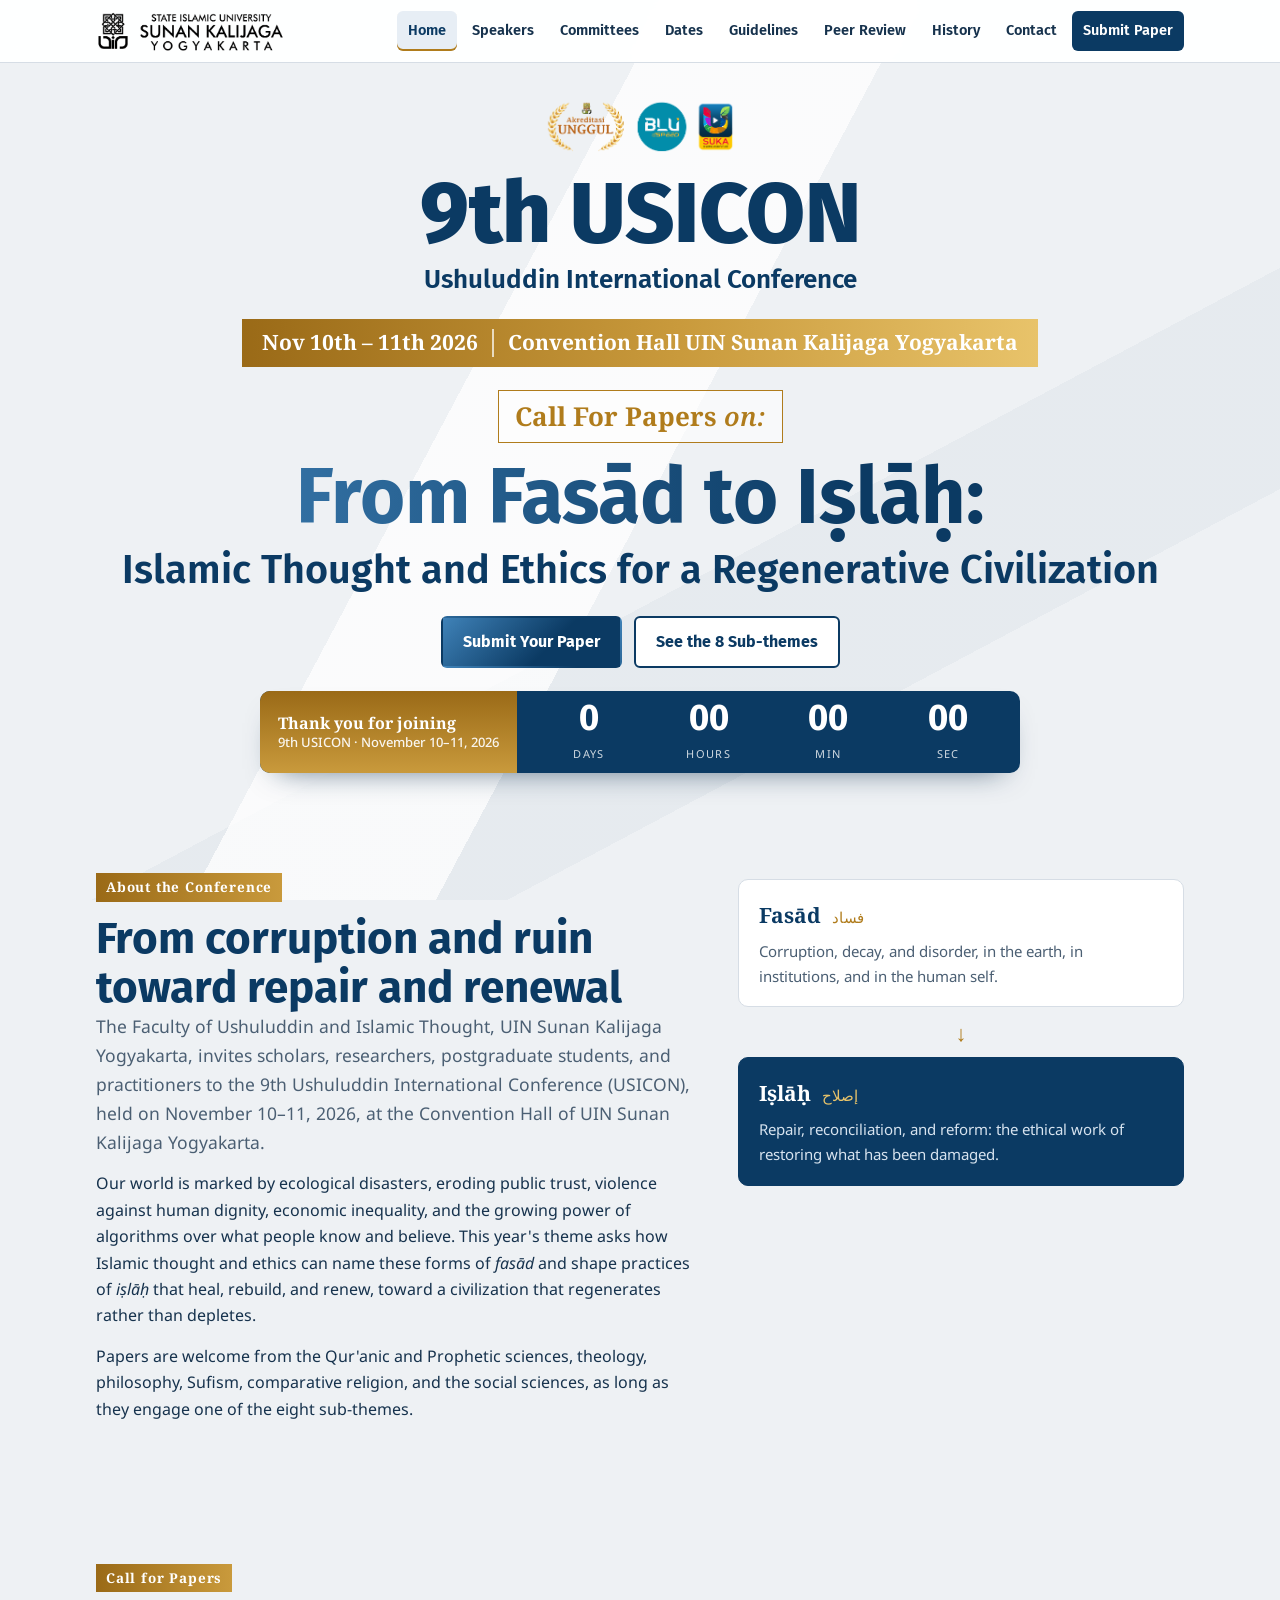
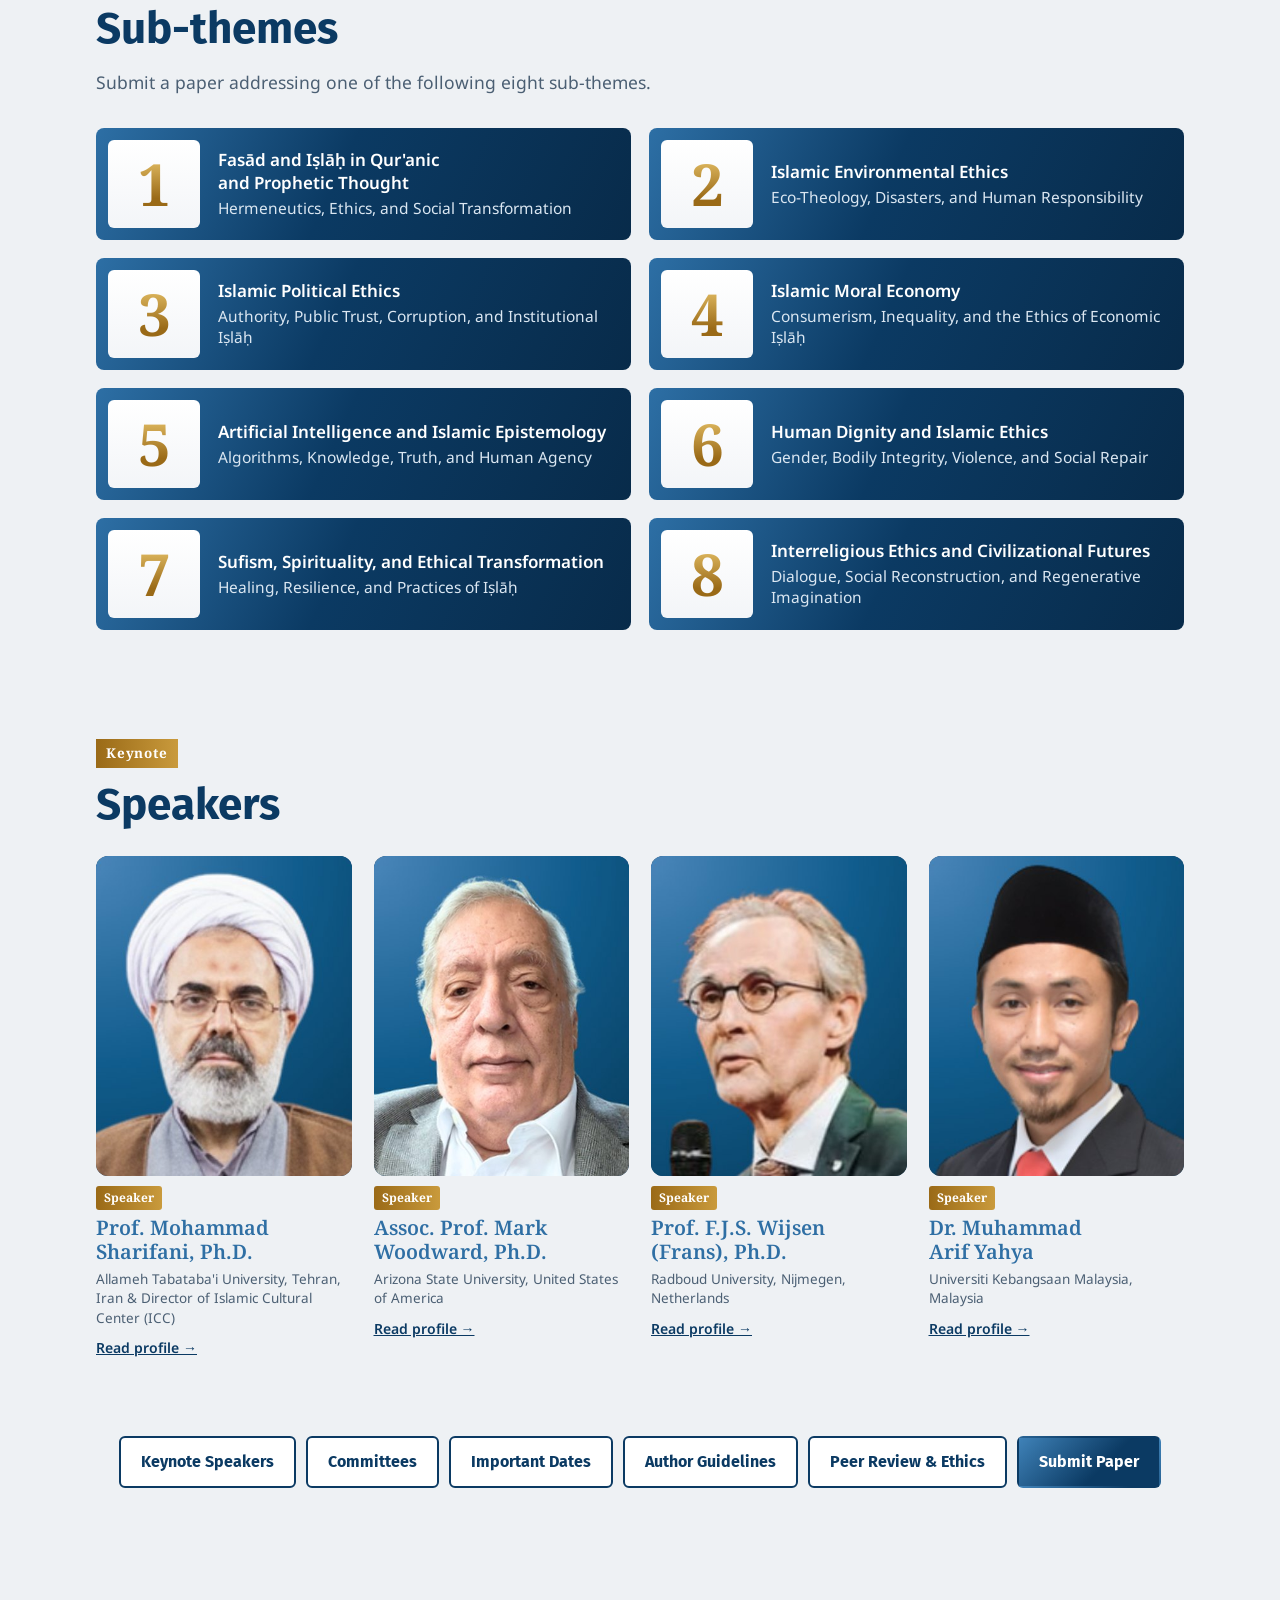
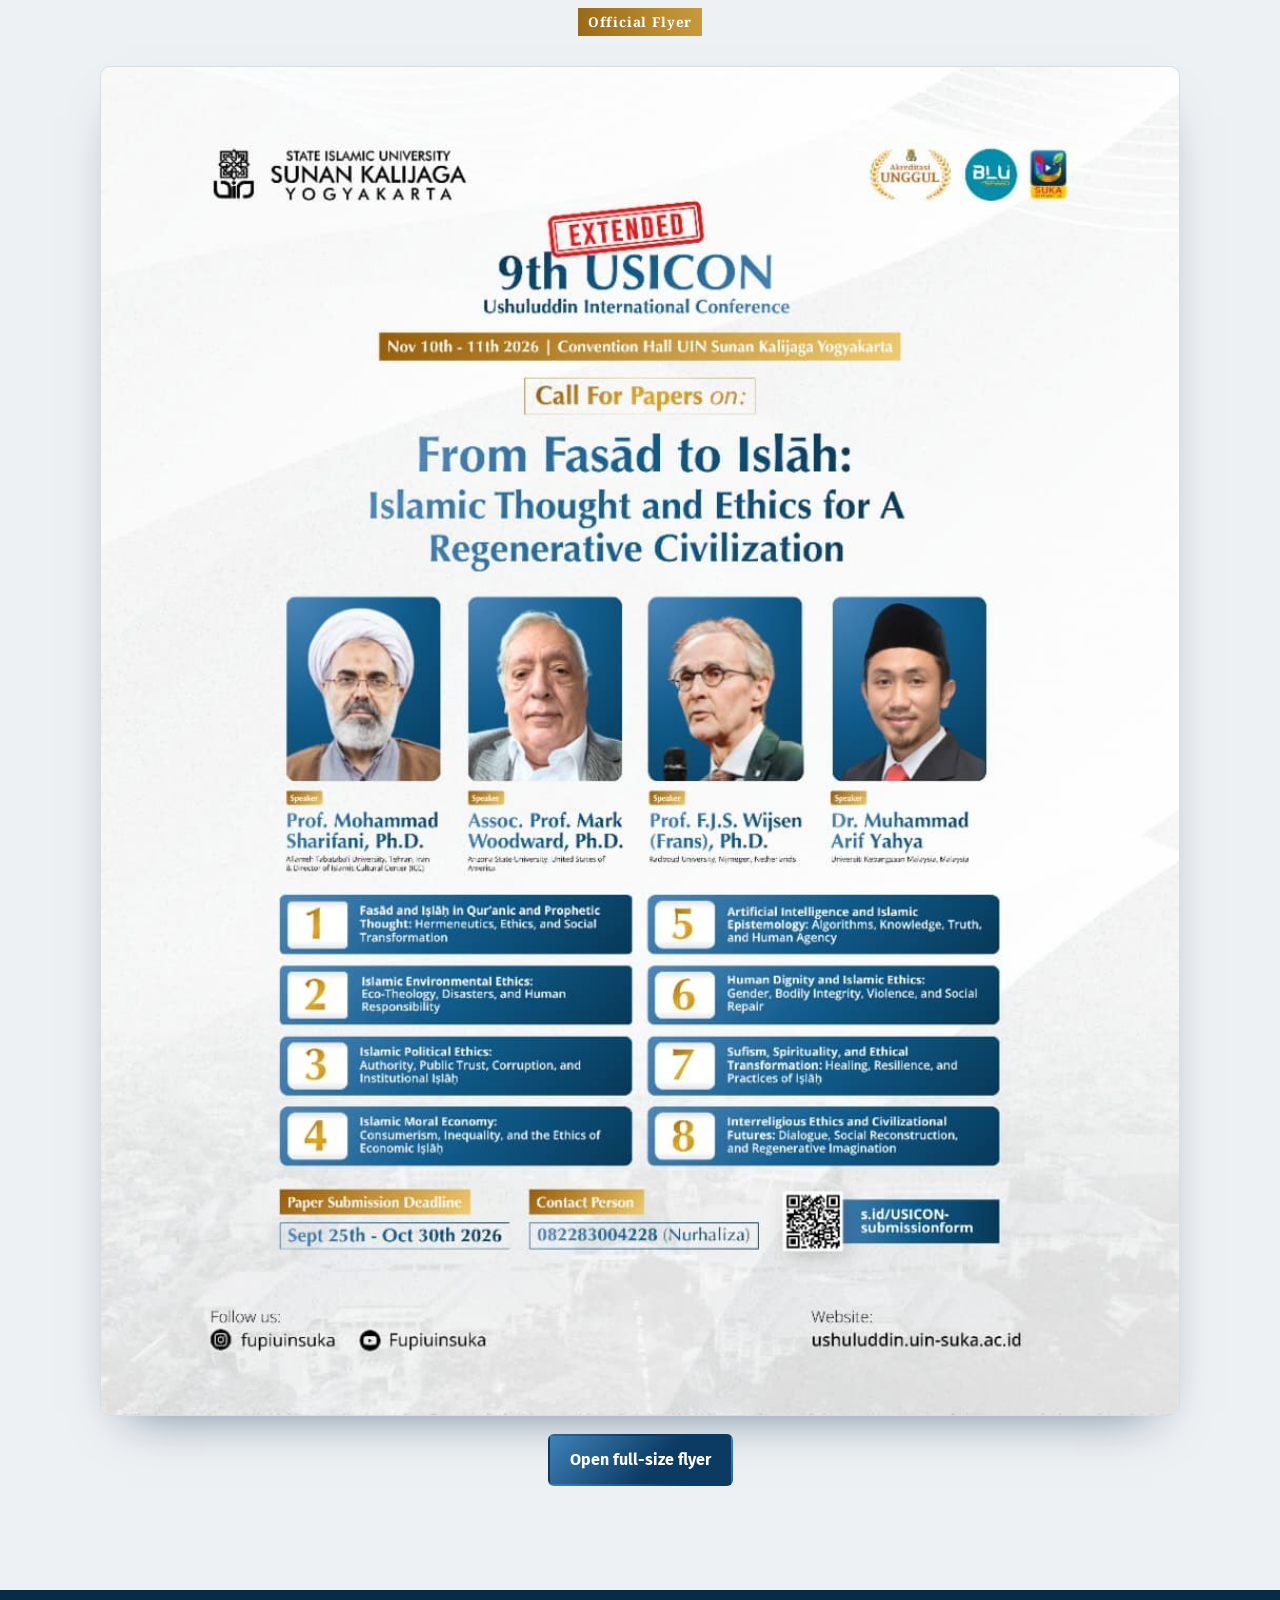
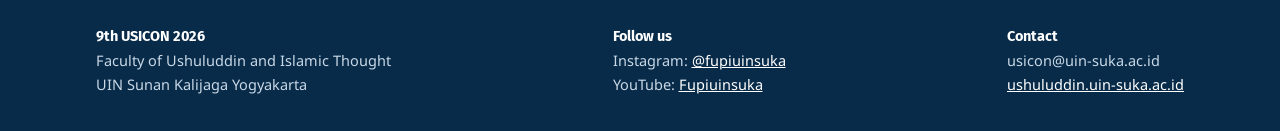
<file: index.html>
<!DOCTYPE html>
<html lang="en">
<head>
<meta charset="utf-8">
<meta name="viewport" content="width=device-width, initial-scale=1, viewport-fit=cover">
<title>9th USICON 2026</title>
<meta name="claude:viewport-fit-sides" content="cover">
<meta name="description" content="9th Ushuluddin International Conference (USICON) 2026 — From Fasād to Iṣlāḥ: Islamic Thought and Ethics for a Regenerative Civilization. November 10–11, 2026, UIN Sunan Kalijaga Yogyakarta.">
<meta property="og:title" content="9th USICON 2026">
<meta property="og:description" content="9th Ushuluddin International Conference (USICON) 2026 — From Fasād to Iṣlāḥ: Islamic Thought and Ethics for a Regenerative Civilization. November 10–11, 2026, UIN Sunan Kalijaga Yogyakarta.">
<meta property="og:image" content="assets/og.jpg">
<link rel="icon" type="image/png" href="assets/favicon.png">
<link rel="apple-touch-icon" href="assets/apple-touch-icon.png">
<link rel="shortcut icon" href="assets/favicon.ico">
<link rel="preconnect" href="https://fonts.googleapis.com">
<link rel="preconnect" href="https://fonts.gstatic.com" crossorigin>
<link rel="stylesheet" href="https://fonts.googleapis.com/css2?family=Fira+Sans:wght@500;600;700;800&family=Noto+Sans:wght@400;500;600&family=Noto+Serif:ital,wght@0,600;0,700;1,600&display=swap">
<link rel="stylesheet" href="assets/style.css?v=20261027">
</head>
<body>
<header class="top">
  <div class="wrap">
    <a class="brand" href="index.html" aria-label="9th USICON 2026 home">
      <img src="assets/logo-uin.png" alt="State Islamic University Sunan Kalijaga Yogyakarta" width="518" height="115">
    </a>
    <button class="menu-btn" id="menuBtn" aria-expanded="false" aria-controls="nav">Menu</button>
    <nav class="nav" id="nav">
      <a href="index.html" aria-current="page">Home</a>
      <a href="speakers.html">Speakers</a>
      <a href="committees.html">Committees</a>
      <a href="dates.html">Dates</a>
      <a href="guidelines.html">Guidelines</a>
      <a href="peer-review.html">Peer Review</a>
      <a href="previous.html">History</a>
      <a href="contact.html">Contact</a>
      <a class="cta" href="submission.html">Submit Paper</a>
    </nav>
  </div>
</header>

<main>
<div class="hero" id="home">
  <div class="wrap">
    <div class="badges"><img src="assets/badges.png" alt="Akreditasi Unggul, BLU Speed, SUKA" width="405" height="115"></div>
    <div class="edition">9th USICON</div>
    <div class="edition-sub">Ushuluddin International Conference</div>
    <div><div class="goldband"><span>Nov 10th – 11th 2026</span><span>Convention Hall UIN Sunan Kalijaga Yogyakarta</span></div></div>
    <div class="cfp">Call For Papers <i>on:</i></div>
    <h1>
      <span class="theme-main" style="display:block">From Fasād to Iṣlāḥ:</span>
      <span class="theme-sub" style="display:block">Islamic Thought and Ethics for a Regenerative Civilization</span>
    </h1>
    <div class="hero-actions">
      <a class="btn primary" href="submission.html">Submit Your Paper</a>
      <a class="btn ghost" href="#subthemes">See the 8 Sub-themes</a>
    </div>

    <div class="countdown" aria-live="polite">
      <div class="cd-label" id="cdLabel">Submission extended<small>Until October 30, 2026 · 23:59 WIB</small></div>
      <div class="cd-units">
        <div><b id="cdD">--</b><span>Days</span></div>
        <div><b id="cdH">--</b><span>Hours</span></div>
        <div><b id="cdM">--</b><span>Min</span></div>
        <div><b id="cdS">--</b><span>Sec</span></div>
      </div>
    </div>
  </div>
</div>

<section id="about">
  <div class="wrap about-grid">
    <div class="about-text">
      <span class="eyebrow">About the Conference</span>
      <h2>From corruption and ruin toward repair and renewal</h2>
      <p class="lead">The Faculty of Ushuluddin and Islamic Thought, UIN Sunan Kalijaga Yogyakarta, invites scholars, researchers, postgraduate students, and practitioners to the 9th Ushuluddin International Conference (USICON), held on November 10–11, 2026, at the Convention Hall of UIN Sunan Kalijaga Yogyakarta.</p>
      <p style="margin-top:14px">Our world is marked by ecological disasters, eroding public trust, violence against human dignity, economic inequality, and the growing power of algorithms over what people know and believe. This year's theme asks how Islamic thought and ethics can name these forms of <em>fasād</em> and shape practices of <em>iṣlāḥ</em> that heal, rebuild, and renew, toward a civilization that regenerates rather than depletes.</p>
      <p>Papers are welcome from the Qur'anic and Prophetic sciences, theology, philosophy, Sufism, comparative religion, and the social sciences, as long as they engage one of the eight sub-themes.</p>
    </div>
    <div class="terms" aria-label="Key terms">
      <div class="term">
        <h3>Fasād <small>فساد</small></h3>
        <p>Corruption, decay, and disorder, in the earth, in institutions, and in the human self.</p>
      </div>
      <div class="arrow" aria-hidden="true">↓</div>
      <div class="term to">
        <h3>Iṣlāḥ <small>إصلاح</small></h3>
        <p>Repair, reconciliation, and reform: the ethical work of restoring what has been damaged.</p>
      </div>
    </div>
  </div>
</section>

<section id="subthemes">
  <div class="wrap">
    <span class="eyebrow">Call for Papers</span>
    <h2>Sub-themes</h2>
    <p class="lead">Submit a paper addressing one of the following eight sub-themes.</p>
    <div class="themes">
      <div class="theme"><div class="num"><span>1</span></div><div><h3>Fasād and Iṣlāḥ in Qur'anic and Prophetic Thought</h3><p>Hermeneutics, Ethics, and Social Transformation</p></div></div>
      <div class="theme"><div class="num"><span>2</span></div><div><h3>Islamic Environmental Ethics</h3><p>Eco-Theology, Disasters, and Human Responsibility</p></div></div>
      <div class="theme"><div class="num"><span>3</span></div><div><h3>Islamic Political Ethics</h3><p>Authority, Public Trust, Corruption, and Institutional Iṣlāḥ</p></div></div>
      <div class="theme"><div class="num"><span>4</span></div><div><h3>Islamic Moral Economy</h3><p>Consumerism, Inequality, and the Ethics of Economic Iṣlāḥ</p></div></div>
      <div class="theme"><div class="num"><span>5</span></div><div><h3>Artificial Intelligence and Islamic Epistemology</h3><p>Algorithms, Knowledge, Truth, and Human Agency</p></div></div>
      <div class="theme"><div class="num"><span>6</span></div><div><h3>Human Dignity and Islamic Ethics</h3><p>Gender, Bodily Integrity, Violence, and Social Repair</p></div></div>
      <div class="theme"><div class="num"><span>7</span></div><div><h3>Sufism, Spirituality, and Ethical Transformation</h3><p>Healing, Resilience, and Practices of Iṣlāḥ</p></div></div>
      <div class="theme"><div class="num"><span>8</span></div><div><h3>Interreligious Ethics and Civilizational Futures</h3><p>Dialogue, Social Reconstruction, and Regenerative Imagination</p></div></div>
    </div>
  </div>
</section>

<section id="speakers" class="home-speakers">
  <div class="wrap">
    <span class="eyebrow">Keynote</span>
    <h2>Speakers</h2>
    <div class="speakers">
      <div class="speaker"><figure><img src="assets/speaker-1.jpg" alt="Prof. Mohammad Sharifani, Ph.D." width="420" height="505" loading="lazy"></figure>
        <span class="tag">Speaker</span><h3>Prof. Mohammad Sharifani, Ph.D.</h3><p>Allameh Tabataba'i University, Tehran, Iran &amp; Director of Islamic Cultural Center (ICC)</p><a class="more" href="speakers.html#speaker-1">Read profile →</a></div>
      <div class="speaker"><figure><img src="assets/speaker-2.jpg" alt="Assoc. Prof. Mark Woodward, Ph.D." width="420" height="505" loading="lazy"></figure>
        <span class="tag">Speaker</span><h3>Assoc. Prof. Mark Woodward, Ph.D.</h3><p>Arizona State University, United States of America</p><a class="more" href="speakers.html#speaker-2">Read profile →</a></div>
      <div class="speaker"><figure><img src="assets/speaker-3.jpg" alt="Prof. F.J.S. Wijsen (Frans), Ph.D." width="420" height="505" loading="lazy"></figure>
        <span class="tag">Speaker</span><h3>Prof. F.J.S. Wijsen (Frans), Ph.D.</h3><p>Radboud University, Nijmegen, Netherlands</p><a class="more" href="speakers.html#speaker-3">Read profile →</a></div>
      <div class="speaker"><figure><img src="assets/speaker-4.jpg" alt="Dr. Muhammad Arif Yahya" width="420" height="505" loading="lazy"></figure>
        <span class="tag">Speaker</span><h3>Dr. Muhammad Arif Yahya</h3><p>Universiti Kebangsaan Malaysia, Malaysia</p><a class="more" href="speakers.html#speaker-4">Read profile →</a></div>
    </div>
  </div>
</section>

<section id="explore" style="padding-top:0">
  <div class="wrap">
    <div class="next-links" style="justify-content:center">
      <a class="btn ghost" href="speakers.html">Keynote Speakers</a>
      <a class="btn ghost" href="committees.html">Committees</a>
      <a class="btn ghost" href="dates.html">Important Dates</a>
      <a class="btn ghost" href="guidelines.html">Author Guidelines</a>
      <a class="btn ghost" href="peer-review.html">Peer Review &amp; Ethics</a>
      <a class="btn primary" href="submission.html">Submit Paper</a>
    </div>
  </div>
</section>

<section class="flyer-full" id="flyer">
  <div class="wrap">
    <span class="eyebrow">Official Flyer</span>
    <img src="assets/flyer.jpg?v=2" alt="Official 9th USICON 2026 Call for Papers flyer, submission extended to October 30, 2026" width="1024" height="1280">
    <a class="btn primary" href="assets/flyer.jpg?v=2" target="_blank" rel="noopener">Open full-size flyer</a>
  </div>
</section>
</main>

<footer>
  <div class="wrap">
    <div><b>9th USICON 2026</b><br>Faculty of Ushuluddin and Islamic Thought<br>UIN Sunan Kalijaga Yogyakarta</div>
    <div><b>Follow us</b><br>Instagram: <a href="https://www.instagram.com/fupiuinsuka/" target="_blank" rel="noopener">@fupiuinsuka</a><br>YouTube: <a href="https://www.youtube.com/@Fupiuinsuka" target="_blank" rel="noopener">Fupiuinsuka</a></div>
    <div><b>Contact</b><br>usicon@uin-suka.ac.id<br><a href="https://ushuluddin.uin-suka.ac.id/" target="_blank" rel="noopener">ushuluddin.uin-suka.ac.id</a></div>
  </div>
</footer>

<script src="assets/main.js?v=20261027"></script>
</body>
</html>
</file>
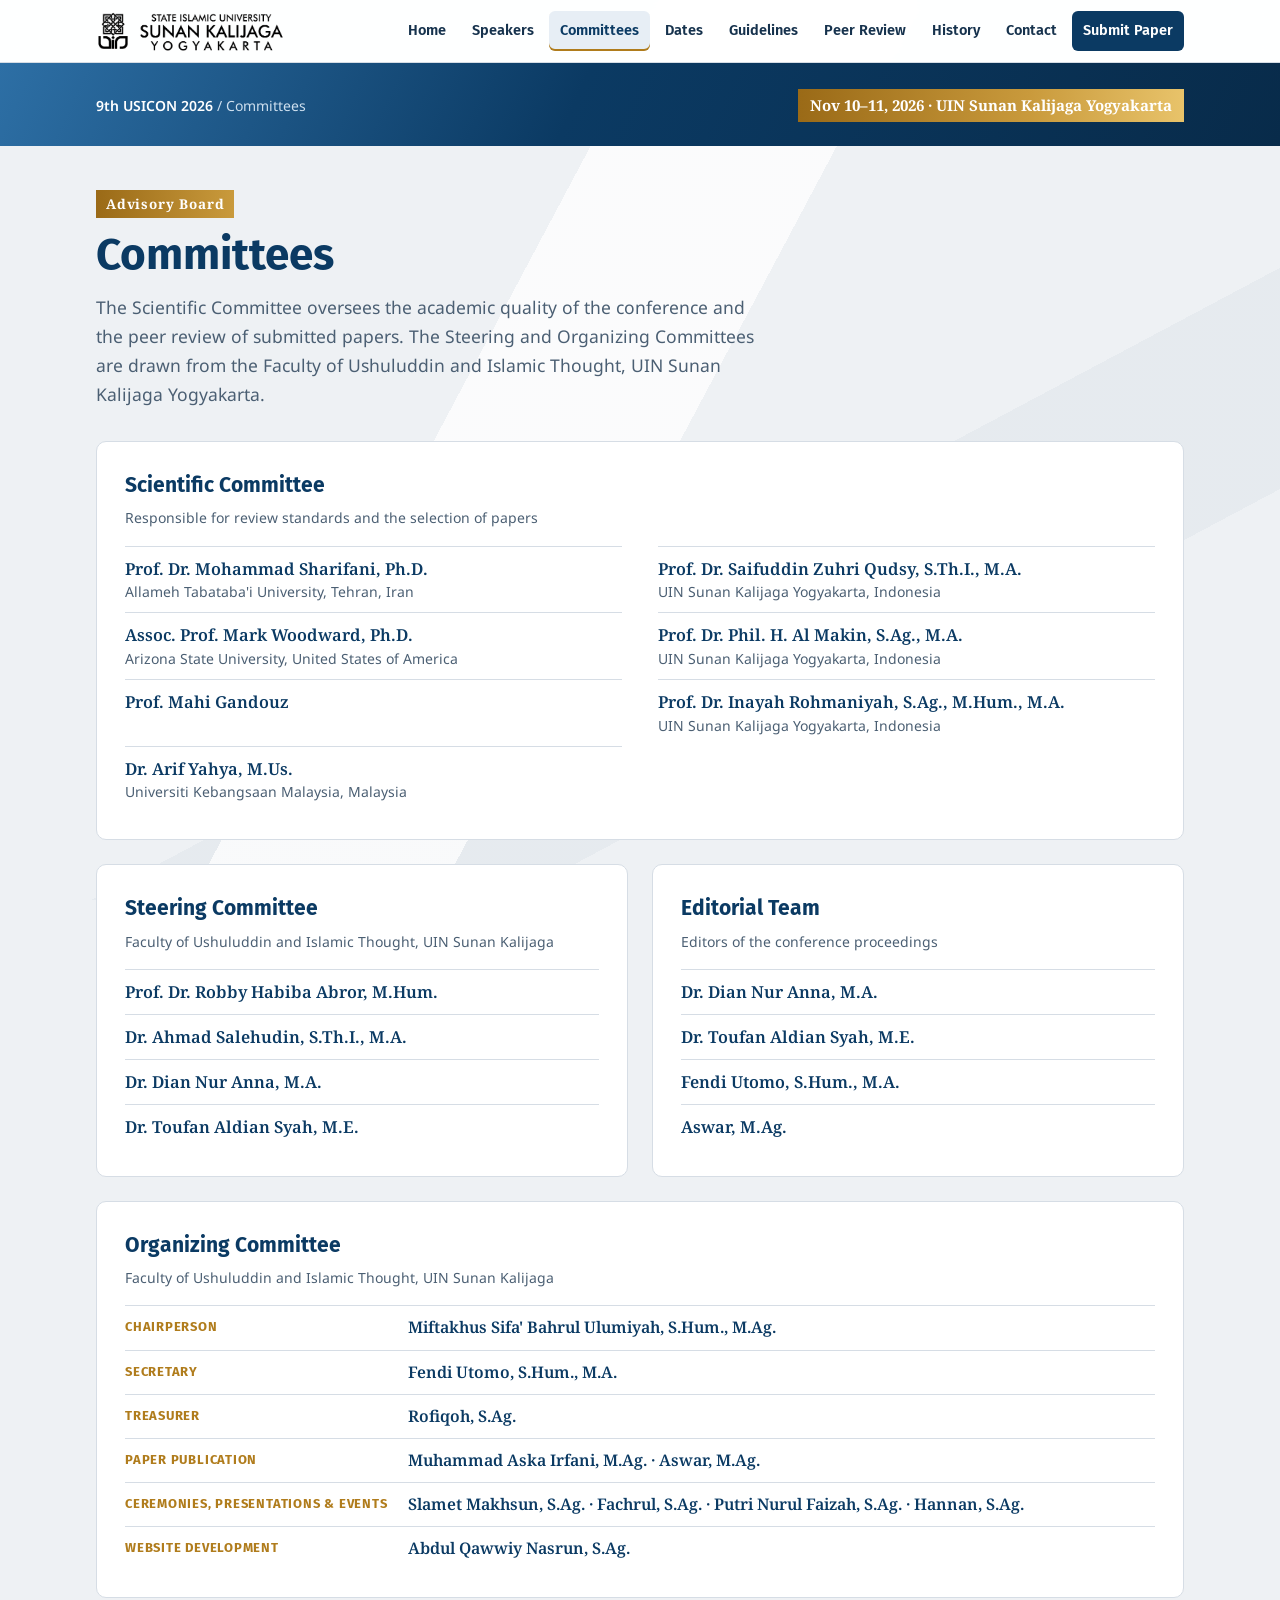
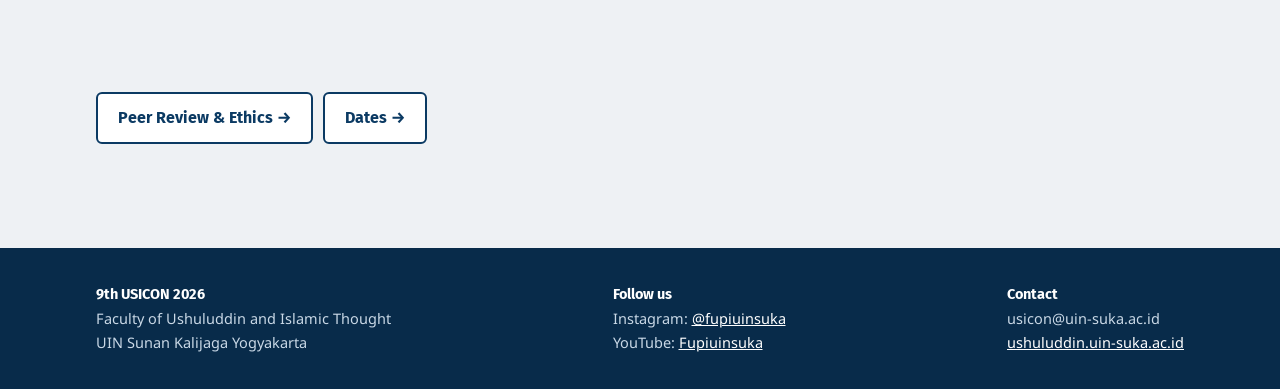
<file: committees.html>
<!DOCTYPE html>
<html lang="en">
<head>
<meta charset="utf-8">
<meta name="viewport" content="width=device-width, initial-scale=1, viewport-fit=cover">
<title>Committees · 9th USICON 2026</title>
<meta name="claude:viewport-fit-sides" content="cover">
<meta name="description" content="Scientific, Steering, Organizing Committees and Editorial Team of the 9th Ushuluddin International Conference (USICON) 2026, Faculty of Ushuluddin and Islamic Thought, UIN Sunan Kalijaga Yogyakarta, November 10–11, 2026.">
<meta property="og:title" content="Committees · 9th USICON 2026">
<meta property="og:description" content="Scientific, Steering, Organizing Committees and Editorial Team of the 9th Ushuluddin International Conference (USICON) 2026, Faculty of Ushuluddin and Islamic Thought, UIN Sunan Kalijaga Yogyakarta, November 10–11, 2026.">
<meta property="og:image" content="assets/og.jpg">
<link rel="icon" type="image/png" href="assets/favicon.png">
<link rel="apple-touch-icon" href="assets/apple-touch-icon.png">
<link rel="shortcut icon" href="assets/favicon.ico">
<link rel="preconnect" href="https://fonts.googleapis.com">
<link rel="preconnect" href="https://fonts.gstatic.com" crossorigin>
<link rel="stylesheet" href="https://fonts.googleapis.com/css2?family=Fira+Sans:wght@500;600;700;800&family=Noto+Sans:wght@400;500;600&family=Noto+Serif:ital,wght@0,600;0,700;1,600&display=swap">
<link rel="stylesheet" href="assets/style.css?v=20261027">
</head>
<body>
<header class="top">
  <div class="wrap">
    <a class="brand" href="index.html" aria-label="9th USICON 2026 home">
      <img src="assets/logo-uin.png" alt="State Islamic University Sunan Kalijaga Yogyakarta" width="518" height="115">
    </a>
    <button class="menu-btn" id="menuBtn" aria-expanded="false" aria-controls="nav">Menu</button>
    <nav class="nav" id="nav">
      <a href="index.html">Home</a>
      <a href="speakers.html">Speakers</a>
      <a href="committees.html" aria-current="page">Committees</a>
      <a href="dates.html">Dates</a>
      <a href="guidelines.html">Guidelines</a>
      <a href="peer-review.html">Peer Review</a>
      <a href="previous.html">History</a>
      <a href="contact.html">Contact</a>
      <a class="cta" href="submission.html">Submit Paper</a>
    </nav>
  </div>
</header>

<div class="subhead"><div class="wrap">
  <div class="crumb"><a href="index.html">9th USICON 2026</a> / Committees</div>
  <div class="meta">Nov 10–11, 2026 · UIN Sunan Kalijaga Yogyakarta</div>
</div></div>
<main class="page">
<section id="committees">
  <div class="wrap">
    <span class="eyebrow">Advisory Board</span>
    <h1 class="h2">Committees</h1>
    <p class="lead">The Scientific Committee oversees the academic quality of the conference and the peer review of submitted papers. The Steering and Organizing Committees are drawn from the Faculty of Ushuluddin and Islamic Thought, UIN Sunan Kalijaga Yogyakarta.</p>
    <div class="committee-grid">
      <div class="cbox wide">
        <h3>Scientific Committee</h3>
        <p class="scope">Responsible for review standards and the selection of papers</p>
        <ul class="people">
          <li><b>Prof. Dr. Mohammad Sharifani, Ph.D.</b><span>Allameh Tabataba'i University, Tehran, Iran</span></li>
          <li><b>Prof. Dr. Saifuddin Zuhri Qudsy, S.Th.I., M.A.</b><span>UIN Sunan Kalijaga Yogyakarta, Indonesia</span></li>
          <li><b>Assoc. Prof. Mark Woodward, Ph.D.</b><span>Arizona State University, United States of America</span></li>
          <li><b>Prof. Dr. Phil. H. Al Makin, S.Ag., M.A.</b><span>UIN Sunan Kalijaga Yogyakarta, Indonesia</span></li>
          <li><b>Prof. Mahi Gandouz</b></li>
          <li><b>Prof. Dr. Inayah Rohmaniyah, S.Ag., M.Hum., M.A.</b><span>UIN Sunan Kalijaga Yogyakarta, Indonesia</span></li>
          <li><b>Dr. Arif Yahya, M.Us.</b><span>Universiti Kebangsaan Malaysia, Malaysia</span></li>
        </ul>
      </div>
      <div class="cbox">
        <h3>Steering Committee</h3>
        <p class="scope">Faculty of Ushuluddin and Islamic Thought, UIN Sunan Kalijaga</p>
        <ul class="people">
          <li><b>Prof. Dr. Robby Habiba Abror, M.Hum.</b></li>
          <li><b>Dr. Ahmad Salehudin, S.Th.I., M.A.</b></li>
          <li><b>Dr. Dian Nur Anna, M.A.</b></li>
          <li><b>Dr. Toufan Aldian Syah, M.E.</b></li>
        </ul>
      </div>
      <div class="cbox">
        <h3>Editorial Team</h3>
        <p class="scope">Editors of the conference proceedings</p>
        <ul class="people">
          <li><b>Dr. Dian Nur Anna, M.A.</b></li>
          <li><b>Dr. Toufan Aldian Syah, M.E.</b></li>
          <li><b>Fendi Utomo, S.Hum., M.A.</b></li>
          <li><b>Aswar, M.Ag.</b></li>
        </ul>
      </div>
      <div class="cbox wide">
        <h3>Organizing Committee</h3>
        <p class="scope">Faculty of Ushuluddin and Islamic Thought, UIN Sunan Kalijaga</p>
        <dl class="roles">
          <dt>Chairperson</dt><dd>Miftakhus Sifa' Bahrul Ulumiyah, S.Hum., M.Ag.</dd>
          <dt>Secretary</dt><dd>Fendi Utomo, S.Hum., M.A.</dd>
          <dt>Treasurer</dt><dd>Rofiqoh, S.Ag.</dd>
          <dt>Paper Publication</dt><dd>Muhammad Aska Irfani, M.Ag. · Aswar, M.Ag.</dd>
          <dt>Ceremonies, Presentations &amp; Events</dt><dd>Slamet Makhsun, S.Ag. · Fachrul, S.Ag. · Putri Nurul Faizah, S.Ag. · Hannan, S.Ag.</dd>
          <dt>Website Development</dt><dd>Abdul Qawwiy Nasrun, S.Ag.</dd>
        </dl>
      </div>
    </div>
  </div>
</section>
<section style="padding-top:0"><div class="wrap"><div class="next-links"><a class="btn ghost" href="peer-review.html">Peer Review & Ethics →</a><a class="btn ghost" href="dates.html">Dates →</a></div></div></section>
</main>

<footer>
  <div class="wrap">
    <div><b>9th USICON 2026</b><br>Faculty of Ushuluddin and Islamic Thought<br>UIN Sunan Kalijaga Yogyakarta</div>
    <div><b>Follow us</b><br>Instagram: <a href="https://www.instagram.com/fupiuinsuka/" target="_blank" rel="noopener">@fupiuinsuka</a><br>YouTube: <a href="https://www.youtube.com/@Fupiuinsuka" target="_blank" rel="noopener">Fupiuinsuka</a></div>
    <div><b>Contact</b><br>usicon@uin-suka.ac.id<br><a href="https://ushuluddin.uin-suka.ac.id/" target="_blank" rel="noopener">ushuluddin.uin-suka.ac.id</a></div>
  </div>
</footer>

<script src="assets/main.js?v=20261027"></script>
</body>
</html>
</file>
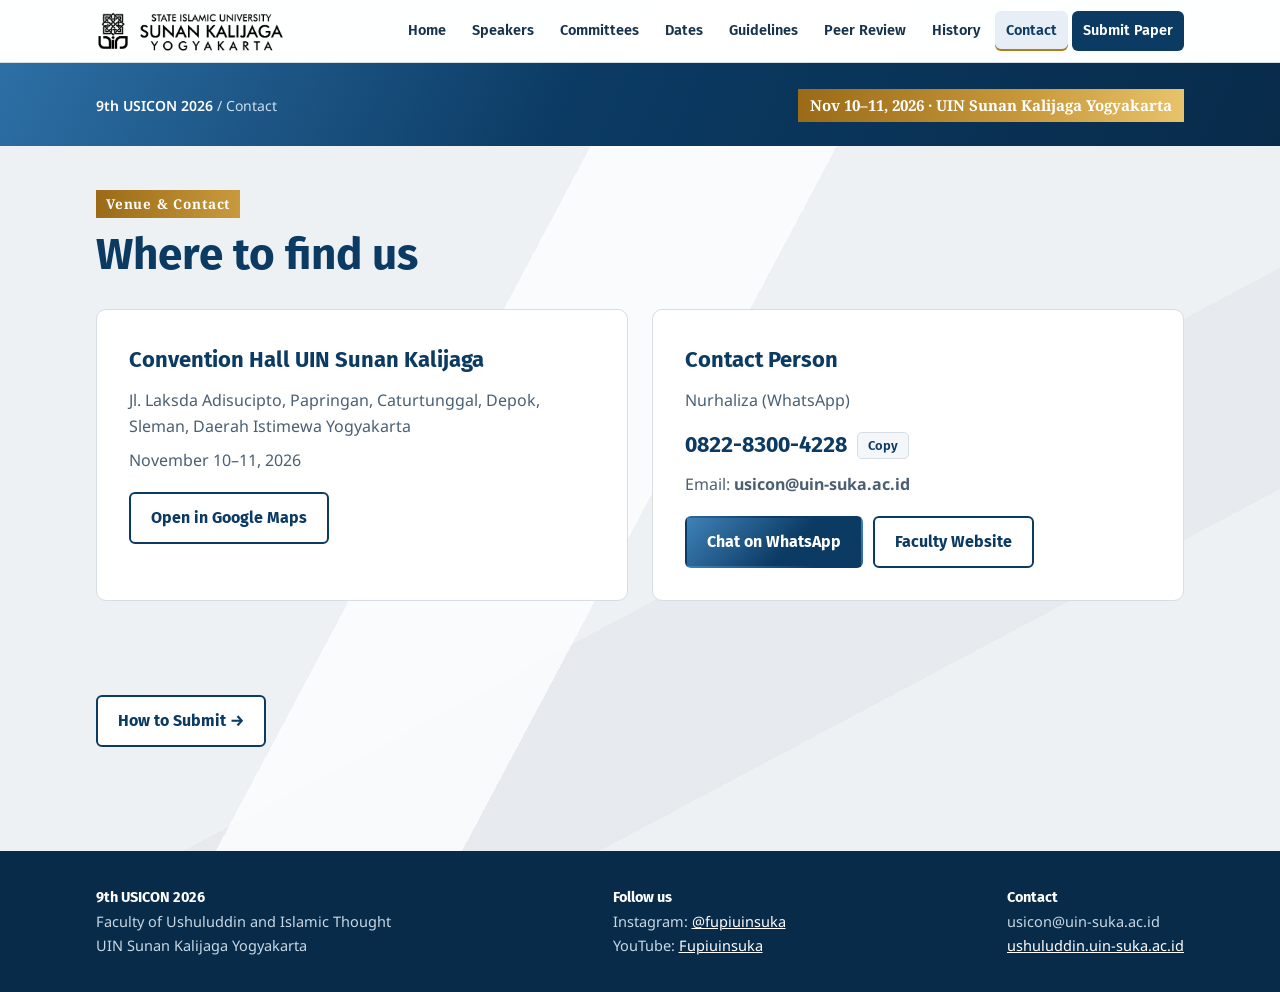
<file: contact.html>
<!DOCTYPE html>
<html lang="en">
<head>
<meta charset="utf-8">
<meta name="viewport" content="width=device-width, initial-scale=1, viewport-fit=cover">
<title>Contact · 9th USICON 2026</title>
<meta name="claude:viewport-fit-sides" content="cover">
<meta name="description" content="Venue and contact for the 9th Ushuluddin International Conference (USICON) 2026, Faculty of Ushuluddin and Islamic Thought, UIN Sunan Kalijaga Yogyakarta, November 10–11, 2026.">
<meta property="og:title" content="Contact · 9th USICON 2026">
<meta property="og:description" content="Venue and contact for the 9th Ushuluddin International Conference (USICON) 2026, Faculty of Ushuluddin and Islamic Thought, UIN Sunan Kalijaga Yogyakarta, November 10–11, 2026.">
<meta property="og:image" content="assets/og.jpg">
<link rel="icon" type="image/png" href="assets/favicon.png">
<link rel="apple-touch-icon" href="assets/apple-touch-icon.png">
<link rel="shortcut icon" href="assets/favicon.ico">
<link rel="preconnect" href="https://fonts.googleapis.com">
<link rel="preconnect" href="https://fonts.gstatic.com" crossorigin>
<link rel="stylesheet" href="https://fonts.googleapis.com/css2?family=Fira+Sans:wght@500;600;700;800&family=Noto+Sans:wght@400;500;600&family=Noto+Serif:ital,wght@0,600;0,700;1,600&display=swap">
<link rel="stylesheet" href="assets/style.css?v=20261027">
</head>
<body>
<header class="top">
  <div class="wrap">
    <a class="brand" href="index.html" aria-label="9th USICON 2026 home">
      <img src="assets/logo-uin.png" alt="State Islamic University Sunan Kalijaga Yogyakarta" width="518" height="115">
    </a>
    <button class="menu-btn" id="menuBtn" aria-expanded="false" aria-controls="nav">Menu</button>
    <nav class="nav" id="nav">
      <a href="index.html">Home</a>
      <a href="speakers.html">Speakers</a>
      <a href="committees.html">Committees</a>
      <a href="dates.html">Dates</a>
      <a href="guidelines.html">Guidelines</a>
      <a href="peer-review.html">Peer Review</a>
      <a href="previous.html">History</a>
      <a href="contact.html" aria-current="page">Contact</a>
      <a class="cta" href="submission.html">Submit Paper</a>
    </nav>
  </div>
</header>

<div class="subhead"><div class="wrap">
  <div class="crumb"><a href="index.html">9th USICON 2026</a> / Contact</div>
  <div class="meta">Nov 10–11, 2026 · UIN Sunan Kalijaga Yogyakarta</div>
</div></div>
<main class="page">
<section id="venue">
  <div class="wrap">
    <span class="eyebrow">Venue &amp; Contact</span>
    <h1 class="h2">Where to find us</h1>
    <div class="vc-grid">
      <div class="panel card">
        <h3>Convention Hall UIN Sunan Kalijaga</h3>
        <p>Jl. Laksda Adisucipto, Papringan, Caturtunggal, Depok, Sleman, Daerah Istimewa Yogyakarta</p>
        <p>November 10–11, 2026</p>
        <div class="links"><a class="btn ghost" href="https://www.google.com/maps/search/?api=1&query=Convention+Hall+UIN+Sunan+Kalijaga+Yogyakarta" target="_blank" rel="noopener">Open in Google Maps</a></div>
      </div>
      <div class="panel card" id="contact">
        <h3>Contact Person</h3>
        <p>Nurhaliza (WhatsApp)</p>
        <div class="phone"><code id="phone">0822-8300-4228</code><button class="copy" id="copyBtn" type="button">Copy</button></div>
        <p>Email: <strong style="user-select:all">usicon@uin-suka.ac.id</strong></p>
        <div class="links">
          <a class="btn primary" href="https://wa.me/6282283004228?text=Assalamu%27alaikum%2C%20I%20would%20like%20to%20ask%20about%20the%209th%20USICON%202026." target="_blank" rel="noopener">Chat on WhatsApp</a>
          <a class="btn ghost" href="https://ushuluddin.uin-suka.ac.id/" target="_blank" rel="noopener">Faculty Website</a>
        </div>
      </div>
    </div>
  </div>
</section>
<section style="padding-top:0"><div class="wrap"><div class="next-links"><a class="btn ghost" href="submission.html">How to Submit →</a></div></div></section>
</main>

<footer>
  <div class="wrap">
    <div><b>9th USICON 2026</b><br>Faculty of Ushuluddin and Islamic Thought<br>UIN Sunan Kalijaga Yogyakarta</div>
    <div><b>Follow us</b><br>Instagram: <a href="https://www.instagram.com/fupiuinsuka/" target="_blank" rel="noopener">@fupiuinsuka</a><br>YouTube: <a href="https://www.youtube.com/@Fupiuinsuka" target="_blank" rel="noopener">Fupiuinsuka</a></div>
    <div><b>Contact</b><br>usicon@uin-suka.ac.id<br><a href="https://ushuluddin.uin-suka.ac.id/" target="_blank" rel="noopener">ushuluddin.uin-suka.ac.id</a></div>
  </div>
</footer>

<script src="assets/main.js?v=20261027"></script>
</body>
</html>
</file>
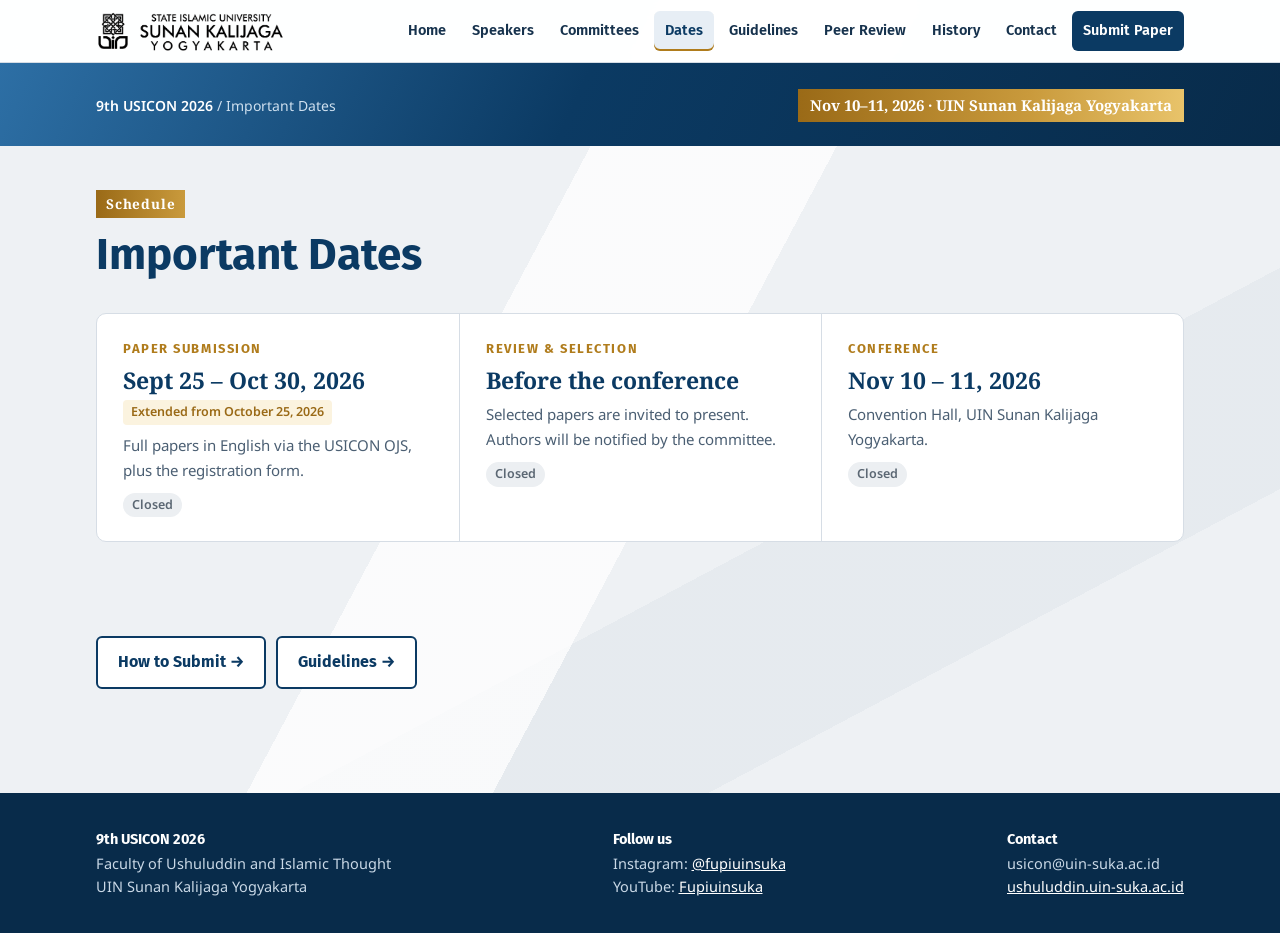
<file: dates.html>
<!DOCTYPE html>
<html lang="en">
<head>
<meta charset="utf-8">
<meta name="viewport" content="width=device-width, initial-scale=1, viewport-fit=cover">
<title>Important Dates · 9th USICON 2026</title>
<meta name="claude:viewport-fit-sides" content="cover">
<meta name="description" content="Important dates of the 9th Ushuluddin International Conference (USICON) 2026, Faculty of Ushuluddin and Islamic Thought, UIN Sunan Kalijaga Yogyakarta, November 10–11, 2026.">
<meta property="og:title" content="Important Dates · 9th USICON 2026">
<meta property="og:description" content="Important dates of the 9th Ushuluddin International Conference (USICON) 2026, Faculty of Ushuluddin and Islamic Thought, UIN Sunan Kalijaga Yogyakarta, November 10–11, 2026.">
<meta property="og:image" content="assets/og.jpg">
<link rel="icon" type="image/png" href="assets/favicon.png">
<link rel="apple-touch-icon" href="assets/apple-touch-icon.png">
<link rel="shortcut icon" href="assets/favicon.ico">
<link rel="preconnect" href="https://fonts.googleapis.com">
<link rel="preconnect" href="https://fonts.gstatic.com" crossorigin>
<link rel="stylesheet" href="https://fonts.googleapis.com/css2?family=Fira+Sans:wght@500;600;700;800&family=Noto+Sans:wght@400;500;600&family=Noto+Serif:ital,wght@0,600;0,700;1,600&display=swap">
<link rel="stylesheet" href="assets/style.css?v=20261027">
</head>
<body>
<header class="top">
  <div class="wrap">
    <a class="brand" href="index.html" aria-label="9th USICON 2026 home">
      <img src="assets/logo-uin.png" alt="State Islamic University Sunan Kalijaga Yogyakarta" width="518" height="115">
    </a>
    <button class="menu-btn" id="menuBtn" aria-expanded="false" aria-controls="nav">Menu</button>
    <nav class="nav" id="nav">
      <a href="index.html">Home</a>
      <a href="speakers.html">Speakers</a>
      <a href="committees.html">Committees</a>
      <a href="dates.html" aria-current="page">Dates</a>
      <a href="guidelines.html">Guidelines</a>
      <a href="peer-review.html">Peer Review</a>
      <a href="previous.html">History</a>
      <a href="contact.html">Contact</a>
      <a class="cta" href="submission.html">Submit Paper</a>
    </nav>
  </div>
</header>

<div class="subhead"><div class="wrap">
  <div class="crumb"><a href="index.html">9th USICON 2026</a> / Important Dates</div>
  <div class="meta">Nov 10–11, 2026 · UIN Sunan Kalijaga Yogyakarta</div>
</div></div>
<main class="page">
<section id="dates">
  <div class="wrap">
    <span class="eyebrow">Schedule</span>
    <h1 class="h2">Important Dates</h1>
    <div class="timeline">
      <div class="step" data-start="2026-09-25T00:00:00+07:00" data-end="2026-10-30T23:59:59+07:00">
        <div class="what">Paper Submission</div>
        <div class="when">Sept 25 – Oct 30, 2026</div>
        <p class="ext">Extended from October 25, 2026</p>
        <p>Full papers in English via the USICON OJS, plus the registration form.</p>
        <span class="status"></span>
      </div>
      <div class="step" data-start="2026-10-31T00:00:00+07:00" data-end="2026-11-09T23:59:59+07:00">
        <div class="what">Review &amp; Selection</div>
        <div class="when">Before the conference</div>
        <p>Selected papers are invited to present. Authors will be notified by the committee.</p>
        <span class="status"></span>
      </div>
      <div class="step" data-start="2026-11-10T00:00:00+07:00" data-end="2026-11-11T23:59:59+07:00">
        <div class="what">Conference</div>
        <div class="when">Nov 10 – 11, 2026</div>
        <p>Convention Hall, UIN Sunan Kalijaga Yogyakarta.</p>
        <span class="status"></span>
      </div>
    </div>
  </div>
</section>
<section style="padding-top:0"><div class="wrap"><div class="next-links"><a class="btn ghost" href="submission.html">How to Submit →</a><a class="btn ghost" href="guidelines.html">Guidelines →</a></div></div></section>
</main>

<footer>
  <div class="wrap">
    <div><b>9th USICON 2026</b><br>Faculty of Ushuluddin and Islamic Thought<br>UIN Sunan Kalijaga Yogyakarta</div>
    <div><b>Follow us</b><br>Instagram: <a href="https://www.instagram.com/fupiuinsuka/" target="_blank" rel="noopener">@fupiuinsuka</a><br>YouTube: <a href="https://www.youtube.com/@Fupiuinsuka" target="_blank" rel="noopener">Fupiuinsuka</a></div>
    <div><b>Contact</b><br>usicon@uin-suka.ac.id<br><a href="https://ushuluddin.uin-suka.ac.id/" target="_blank" rel="noopener">ushuluddin.uin-suka.ac.id</a></div>
  </div>
</footer>

<script src="assets/main.js?v=20261027"></script>
</body>
</html>
</file>
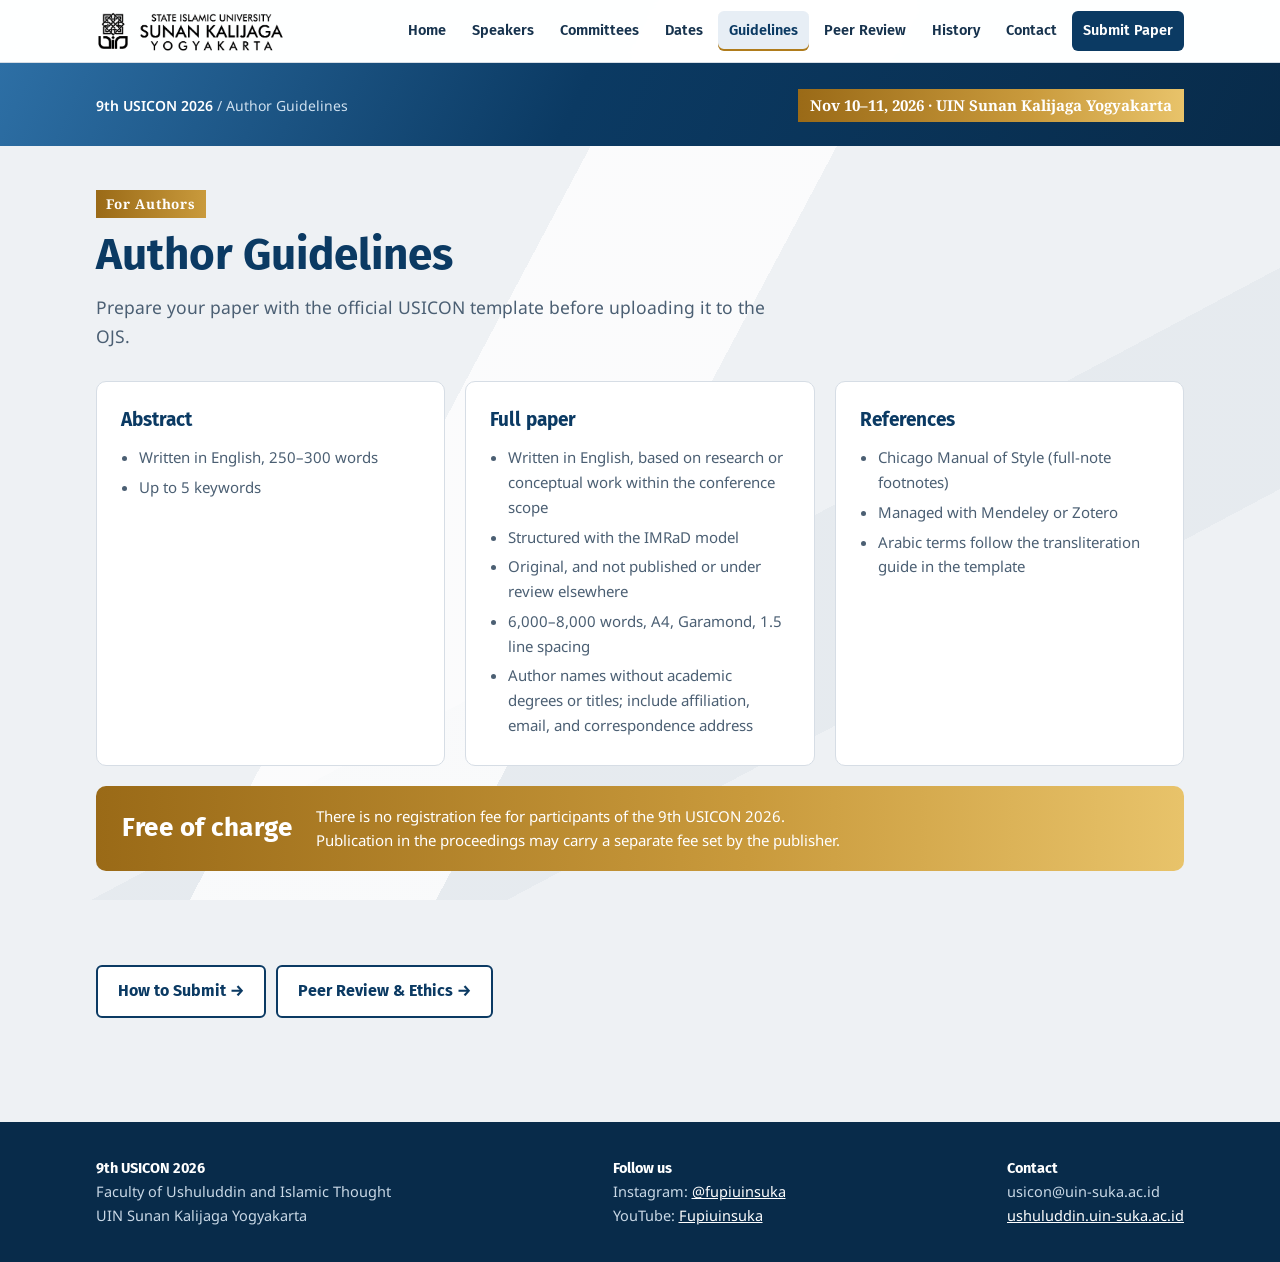
<file: guidelines.html>
<!DOCTYPE html>
<html lang="en">
<head>
<meta charset="utf-8">
<meta name="viewport" content="width=device-width, initial-scale=1, viewport-fit=cover">
<title>Author Guidelines · 9th USICON 2026</title>
<meta name="claude:viewport-fit-sides" content="cover">
<meta name="description" content="Author guidelines and registration fee for the 9th Ushuluddin International Conference (USICON) 2026, Faculty of Ushuluddin and Islamic Thought, UIN Sunan Kalijaga Yogyakarta, November 10–11, 2026.">
<meta property="og:title" content="Author Guidelines · 9th USICON 2026">
<meta property="og:description" content="Author guidelines and registration fee for the 9th Ushuluddin International Conference (USICON) 2026, Faculty of Ushuluddin and Islamic Thought, UIN Sunan Kalijaga Yogyakarta, November 10–11, 2026.">
<meta property="og:image" content="assets/og.jpg">
<link rel="icon" type="image/png" href="assets/favicon.png">
<link rel="apple-touch-icon" href="assets/apple-touch-icon.png">
<link rel="shortcut icon" href="assets/favicon.ico">
<link rel="preconnect" href="https://fonts.googleapis.com">
<link rel="preconnect" href="https://fonts.gstatic.com" crossorigin>
<link rel="stylesheet" href="https://fonts.googleapis.com/css2?family=Fira+Sans:wght@500;600;700;800&family=Noto+Sans:wght@400;500;600&family=Noto+Serif:ital,wght@0,600;0,700;1,600&display=swap">
<link rel="stylesheet" href="assets/style.css?v=20261027">
</head>
<body>
<header class="top">
  <div class="wrap">
    <a class="brand" href="index.html" aria-label="9th USICON 2026 home">
      <img src="assets/logo-uin.png" alt="State Islamic University Sunan Kalijaga Yogyakarta" width="518" height="115">
    </a>
    <button class="menu-btn" id="menuBtn" aria-expanded="false" aria-controls="nav">Menu</button>
    <nav class="nav" id="nav">
      <a href="index.html">Home</a>
      <a href="speakers.html">Speakers</a>
      <a href="committees.html">Committees</a>
      <a href="dates.html">Dates</a>
      <a href="guidelines.html" aria-current="page">Guidelines</a>
      <a href="peer-review.html">Peer Review</a>
      <a href="previous.html">History</a>
      <a href="contact.html">Contact</a>
      <a class="cta" href="submission.html">Submit Paper</a>
    </nav>
  </div>
</header>

<div class="subhead"><div class="wrap">
  <div class="crumb"><a href="index.html">9th USICON 2026</a> / Author Guidelines</div>
  <div class="meta">Nov 10–11, 2026 · UIN Sunan Kalijaga Yogyakarta</div>
</div></div>
<main class="page">
<section id="guidelines">
  <div class="wrap">
    <span class="eyebrow">For Authors</span>
    <h1 class="h2">Author Guidelines</h1>
    <p class="lead">Prepare your paper with the official USICON template before uploading it to the OJS.</p>
    <div class="guide-grid">
      <div class="gcard">
        <h3>Abstract</h3>
        <ul>
          <li>Written in English, 250–300 words</li>
          <li>Up to 5 keywords</li>
        </ul>
      </div>
      <div class="gcard">
        <h3>Full paper</h3>
        <ul>
          <li>Written in English, based on research or conceptual work within the conference scope</li>
          <li>Structured with the IMRaD model</li>
          <li>Original, and not published or under review elsewhere</li>
          <li>6,000–8,000 words, A4, Garamond, 1.5 line spacing</li>
          <li>Author names without academic degrees or titles; include affiliation, email, and correspondence address</li>
        </ul>
      </div>
      <div class="gcard">
        <h3>References</h3>
        <ul>
          <li>Chicago Manual of Style (full-note footnotes)</li>
          <li>Managed with Mendeley or Zotero</li>
          <li>Arabic terms follow the transliteration guide in the template</li>
        </ul>
      </div>
    </div>
    <div class="fee">
      <b>Free of charge</b>
      <p>There is no registration fee for participants of the 9th USICON 2026. Publication in the proceedings may carry a separate fee set by the publisher.</p>
    </div>
  </div>
</section>
<section style="padding-top:0"><div class="wrap"><div class="next-links"><a class="btn ghost" href="submission.html">How to Submit →</a><a class="btn ghost" href="peer-review.html">Peer Review & Ethics →</a></div></div></section>
</main>

<footer>
  <div class="wrap">
    <div><b>9th USICON 2026</b><br>Faculty of Ushuluddin and Islamic Thought<br>UIN Sunan Kalijaga Yogyakarta</div>
    <div><b>Follow us</b><br>Instagram: <a href="https://www.instagram.com/fupiuinsuka/" target="_blank" rel="noopener">@fupiuinsuka</a><br>YouTube: <a href="https://www.youtube.com/@Fupiuinsuka" target="_blank" rel="noopener">Fupiuinsuka</a></div>
    <div><b>Contact</b><br>usicon@uin-suka.ac.id<br><a href="https://ushuluddin.uin-suka.ac.id/" target="_blank" rel="noopener">ushuluddin.uin-suka.ac.id</a></div>
  </div>
</footer>

<script src="assets/main.js?v=20261027"></script>
</body>
</html>
</file>
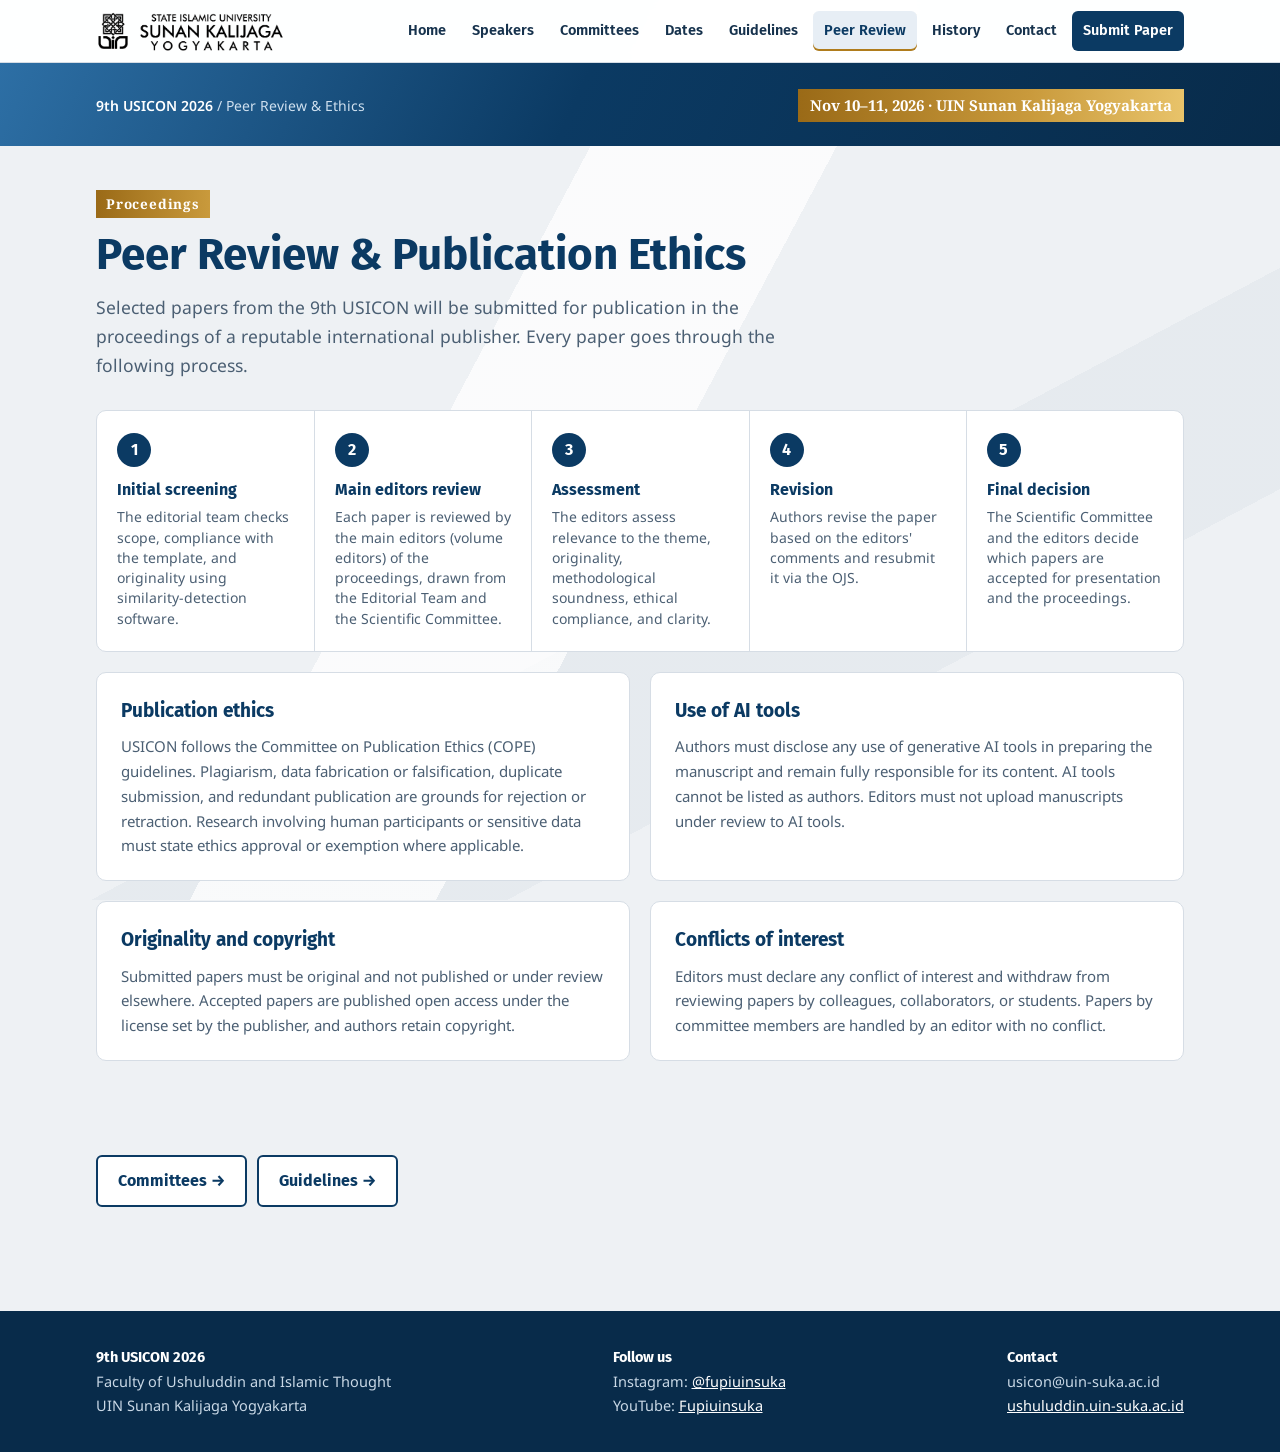
<file: peer-review.html>
<!DOCTYPE html>
<html lang="en">
<head>
<meta charset="utf-8">
<meta name="viewport" content="width=device-width, initial-scale=1, viewport-fit=cover">
<title>Peer Review & Ethics · 9th USICON 2026</title>
<meta name="claude:viewport-fit-sides" content="cover">
<meta name="description" content="Peer review process and publication ethics of the 9th Ushuluddin International Conference (USICON) 2026, Faculty of Ushuluddin and Islamic Thought, UIN Sunan Kalijaga Yogyakarta, November 10–11, 2026.">
<meta property="og:title" content="Peer Review & Ethics · 9th USICON 2026">
<meta property="og:description" content="Peer review process and publication ethics of the 9th Ushuluddin International Conference (USICON) 2026, Faculty of Ushuluddin and Islamic Thought, UIN Sunan Kalijaga Yogyakarta, November 10–11, 2026.">
<meta property="og:image" content="assets/og.jpg">
<link rel="icon" type="image/png" href="assets/favicon.png">
<link rel="apple-touch-icon" href="assets/apple-touch-icon.png">
<link rel="shortcut icon" href="assets/favicon.ico">
<link rel="preconnect" href="https://fonts.googleapis.com">
<link rel="preconnect" href="https://fonts.gstatic.com" crossorigin>
<link rel="stylesheet" href="https://fonts.googleapis.com/css2?family=Fira+Sans:wght@500;600;700;800&family=Noto+Sans:wght@400;500;600&family=Noto+Serif:ital,wght@0,600;0,700;1,600&display=swap">
<link rel="stylesheet" href="assets/style.css?v=20261027">
</head>
<body>
<header class="top">
  <div class="wrap">
    <a class="brand" href="index.html" aria-label="9th USICON 2026 home">
      <img src="assets/logo-uin.png" alt="State Islamic University Sunan Kalijaga Yogyakarta" width="518" height="115">
    </a>
    <button class="menu-btn" id="menuBtn" aria-expanded="false" aria-controls="nav">Menu</button>
    <nav class="nav" id="nav">
      <a href="index.html">Home</a>
      <a href="speakers.html">Speakers</a>
      <a href="committees.html">Committees</a>
      <a href="dates.html">Dates</a>
      <a href="guidelines.html">Guidelines</a>
      <a href="peer-review.html" aria-current="page">Peer Review</a>
      <a href="previous.html">History</a>
      <a href="contact.html">Contact</a>
      <a class="cta" href="submission.html">Submit Paper</a>
    </nav>
  </div>
</header>

<div class="subhead"><div class="wrap">
  <div class="crumb"><a href="index.html">9th USICON 2026</a> / Peer Review &amp; Ethics</div>
  <div class="meta">Nov 10–11, 2026 · UIN Sunan Kalijaga Yogyakarta</div>
</div></div>
<main class="page">
<section id="review">
  <div class="wrap">
    <span class="eyebrow">Proceedings</span>
    <h1 class="h2">Peer Review &amp; Publication Ethics</h1>
    <p class="lead">Selected papers from the 9th USICON will be submitted for publication in the proceedings of a reputable international publisher. Every paper goes through the following process.</p>
    <ol class="review-steps">
      <li><b>Initial screening</b><span>The editorial team checks scope, compliance with the template, and originality using similarity-detection software.</span></li>
      <li><b>Main editors review</b><span>Each paper is reviewed by the main editors (volume editors) of the proceedings, drawn from the Editorial Team and the Scientific Committee.</span></li>
      <li><b>Assessment</b><span>The editors assess relevance to the theme, originality, methodological soundness, ethical compliance, and clarity.</span></li>
      <li><b>Revision</b><span>Authors revise the paper based on the editors' comments and resubmit it via the OJS.</span></li>
      <li><b>Final decision</b><span>The Scientific Committee and the editors decide which papers are accepted for presentation and the proceedings.</span></li>
    </ol>
    <div class="ethics-grid">
      <div class="gcard">
        <h3>Publication ethics</h3>
        <p>USICON follows the Committee on Publication Ethics (COPE) guidelines. Plagiarism, data fabrication or falsification, duplicate submission, and redundant publication are grounds for rejection or retraction. Research involving human participants or sensitive data must state ethics approval or exemption where applicable.</p>
      </div>
      <div class="gcard">
        <h3>Use of AI tools</h3>
        <p>Authors must disclose any use of generative AI tools in preparing the manuscript and remain fully responsible for its content. AI tools cannot be listed as authors. Editors must not upload manuscripts under review to AI tools.</p>
      </div>
      <div class="gcard">
        <h3>Originality and copyright</h3>
        <p>Submitted papers must be original and not published or under review elsewhere. Accepted papers are published open access under the license set by the publisher, and authors retain copyright.</p>
      </div>
      <div class="gcard">
        <h3>Conflicts of interest</h3>
        <p>Editors must declare any conflict of interest and withdraw from reviewing papers by colleagues, collaborators, or students. Papers by committee members are handled by an editor with no conflict.</p>
      </div>
    </div>
  </div>
</section>
<section style="padding-top:0"><div class="wrap"><div class="next-links"><a class="btn ghost" href="committees.html">Committees →</a><a class="btn ghost" href="guidelines.html">Guidelines →</a></div></div></section>
</main>

<footer>
  <div class="wrap">
    <div><b>9th USICON 2026</b><br>Faculty of Ushuluddin and Islamic Thought<br>UIN Sunan Kalijaga Yogyakarta</div>
    <div><b>Follow us</b><br>Instagram: <a href="https://www.instagram.com/fupiuinsuka/" target="_blank" rel="noopener">@fupiuinsuka</a><br>YouTube: <a href="https://www.youtube.com/@Fupiuinsuka" target="_blank" rel="noopener">Fupiuinsuka</a></div>
    <div><b>Contact</b><br>usicon@uin-suka.ac.id<br><a href="https://ushuluddin.uin-suka.ac.id/" target="_blank" rel="noopener">ushuluddin.uin-suka.ac.id</a></div>
  </div>
</footer>

<script src="assets/main.js?v=20261027"></script>
</body>
</html>
</file>
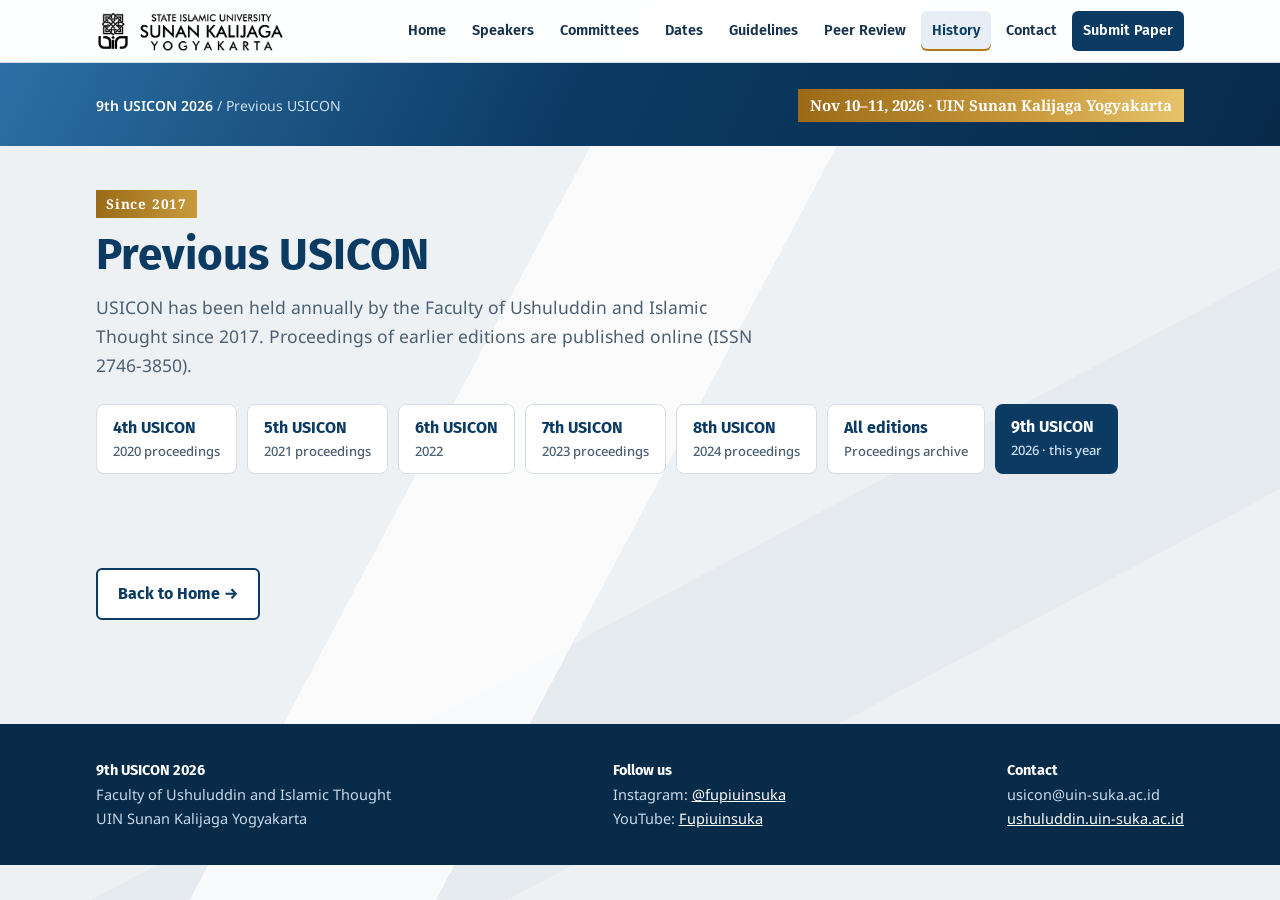
<file: previous.html>
<!DOCTYPE html>
<html lang="en">
<head>
<meta charset="utf-8">
<meta name="viewport" content="width=device-width, initial-scale=1, viewport-fit=cover">
<title>Previous USICON · 9th USICON 2026</title>
<meta name="claude:viewport-fit-sides" content="cover">
<meta name="description" content="Previous editions and proceedings of the Ushuluddin International Conference (USICON), held annually since 2017.">
<meta property="og:title" content="Previous USICON · 9th USICON 2026">
<meta property="og:description" content="Previous editions and proceedings of the Ushuluddin International Conference (USICON), held annually since 2017.">
<meta property="og:image" content="assets/og.jpg">
<link rel="icon" type="image/png" href="assets/favicon.png">
<link rel="apple-touch-icon" href="assets/apple-touch-icon.png">
<link rel="shortcut icon" href="assets/favicon.ico">
<link rel="preconnect" href="https://fonts.googleapis.com">
<link rel="preconnect" href="https://fonts.gstatic.com" crossorigin>
<link rel="stylesheet" href="https://fonts.googleapis.com/css2?family=Fira+Sans:wght@500;600;700;800&family=Noto+Sans:wght@400;500;600&family=Noto+Serif:ital,wght@0,600;0,700;1,600&display=swap">
<link rel="stylesheet" href="assets/style.css?v=20261027">
</head>
<body>
<header class="top">
  <div class="wrap">
    <a class="brand" href="index.html" aria-label="9th USICON 2026 home">
      <img src="assets/logo-uin.png" alt="State Islamic University Sunan Kalijaga Yogyakarta" width="518" height="115">
    </a>
    <button class="menu-btn" id="menuBtn" aria-expanded="false" aria-controls="nav">Menu</button>
    <nav class="nav" id="nav">
      <a href="index.html">Home</a>
      <a href="speakers.html">Speakers</a>
      <a href="committees.html">Committees</a>
      <a href="dates.html">Dates</a>
      <a href="guidelines.html">Guidelines</a>
      <a href="peer-review.html">Peer Review</a>
      <a href="previous.html" aria-current="page">History</a>
      <a href="contact.html">Contact</a>
      <a class="cta" href="submission.html">Submit Paper</a>
    </nav>
  </div>
</header>

<div class="subhead"><div class="wrap">
  <div class="crumb"><a href="index.html">9th USICON 2026</a> / Previous USICON</div>
  <div class="meta">Nov 10–11, 2026 · UIN Sunan Kalijaga Yogyakarta</div>
</div></div>
<main class="page">
<section id="history">
  <div class="wrap">
    <span class="eyebrow">Since 2017</span>
    <h1 class="h2">Previous USICON</h1>
    <p class="lead">USICON has been held annually by the Faculty of Ushuluddin and Islamic Thought since 2017. Proceedings of earlier editions are published online (ISSN 2746-3850).</p>
    <div class="history">
      <a href="https://conference.uin-suka.ac.id/index.php/USICON/issue/view/16" target="_blank" rel="noopener">4th USICON<small>2020 proceedings</small></a>
      <a href="https://conference.uin-suka.ac.id/index.php/USICON/issue/view/usicon-5-2021" target="_blank" rel="noopener">5th USICON<small>2021 proceedings</small></a>
      <a href="https://conference.uin-suka.ac.id/index.php/USICON/announcement/view/16" target="_blank" rel="noopener">6th USICON<small>2022</small></a>
      <a href="https://conference.uin-suka.ac.id/index.php/USICON/issue/view/39" target="_blank" rel="noopener">7th USICON<small>2023 proceedings</small></a>
      <a href="https://conference.uin-suka.ac.id/index.php/USICON/issue/view/usicon8" target="_blank" rel="noopener">8th USICON<small>2024 proceedings</small></a>
      <a href="https://conference.uin-suka.ac.id/index.php/USICON/issue/archive" target="_blank" rel="noopener">All editions<small>Proceedings archive</small></a>
      <span class="current" style="display:inline-flex;flex-direction:column;border-radius:8px;padding:10px 16px;font-family:var(--f-display);font-weight:700;background:var(--navy);color:#fff">9th USICON<small style="font-family:var(--f-body);font-weight:500;color:#cfe0ef;font-size:13px">2026 · this year</small></span>
    </div>
  </div>
</section>
<section style="padding-top:0"><div class="wrap"><div class="next-links"><a class="btn ghost" href="index.html">Back to Home →</a></div></div></section>
</main>

<footer>
  <div class="wrap">
    <div><b>9th USICON 2026</b><br>Faculty of Ushuluddin and Islamic Thought<br>UIN Sunan Kalijaga Yogyakarta</div>
    <div><b>Follow us</b><br>Instagram: <a href="https://www.instagram.com/fupiuinsuka/" target="_blank" rel="noopener">@fupiuinsuka</a><br>YouTube: <a href="https://www.youtube.com/@Fupiuinsuka" target="_blank" rel="noopener">Fupiuinsuka</a></div>
    <div><b>Contact</b><br>usicon@uin-suka.ac.id<br><a href="https://ushuluddin.uin-suka.ac.id/" target="_blank" rel="noopener">ushuluddin.uin-suka.ac.id</a></div>
  </div>
</footer>

<script src="assets/main.js?v=20261027"></script>
</body>
</html>
</file>
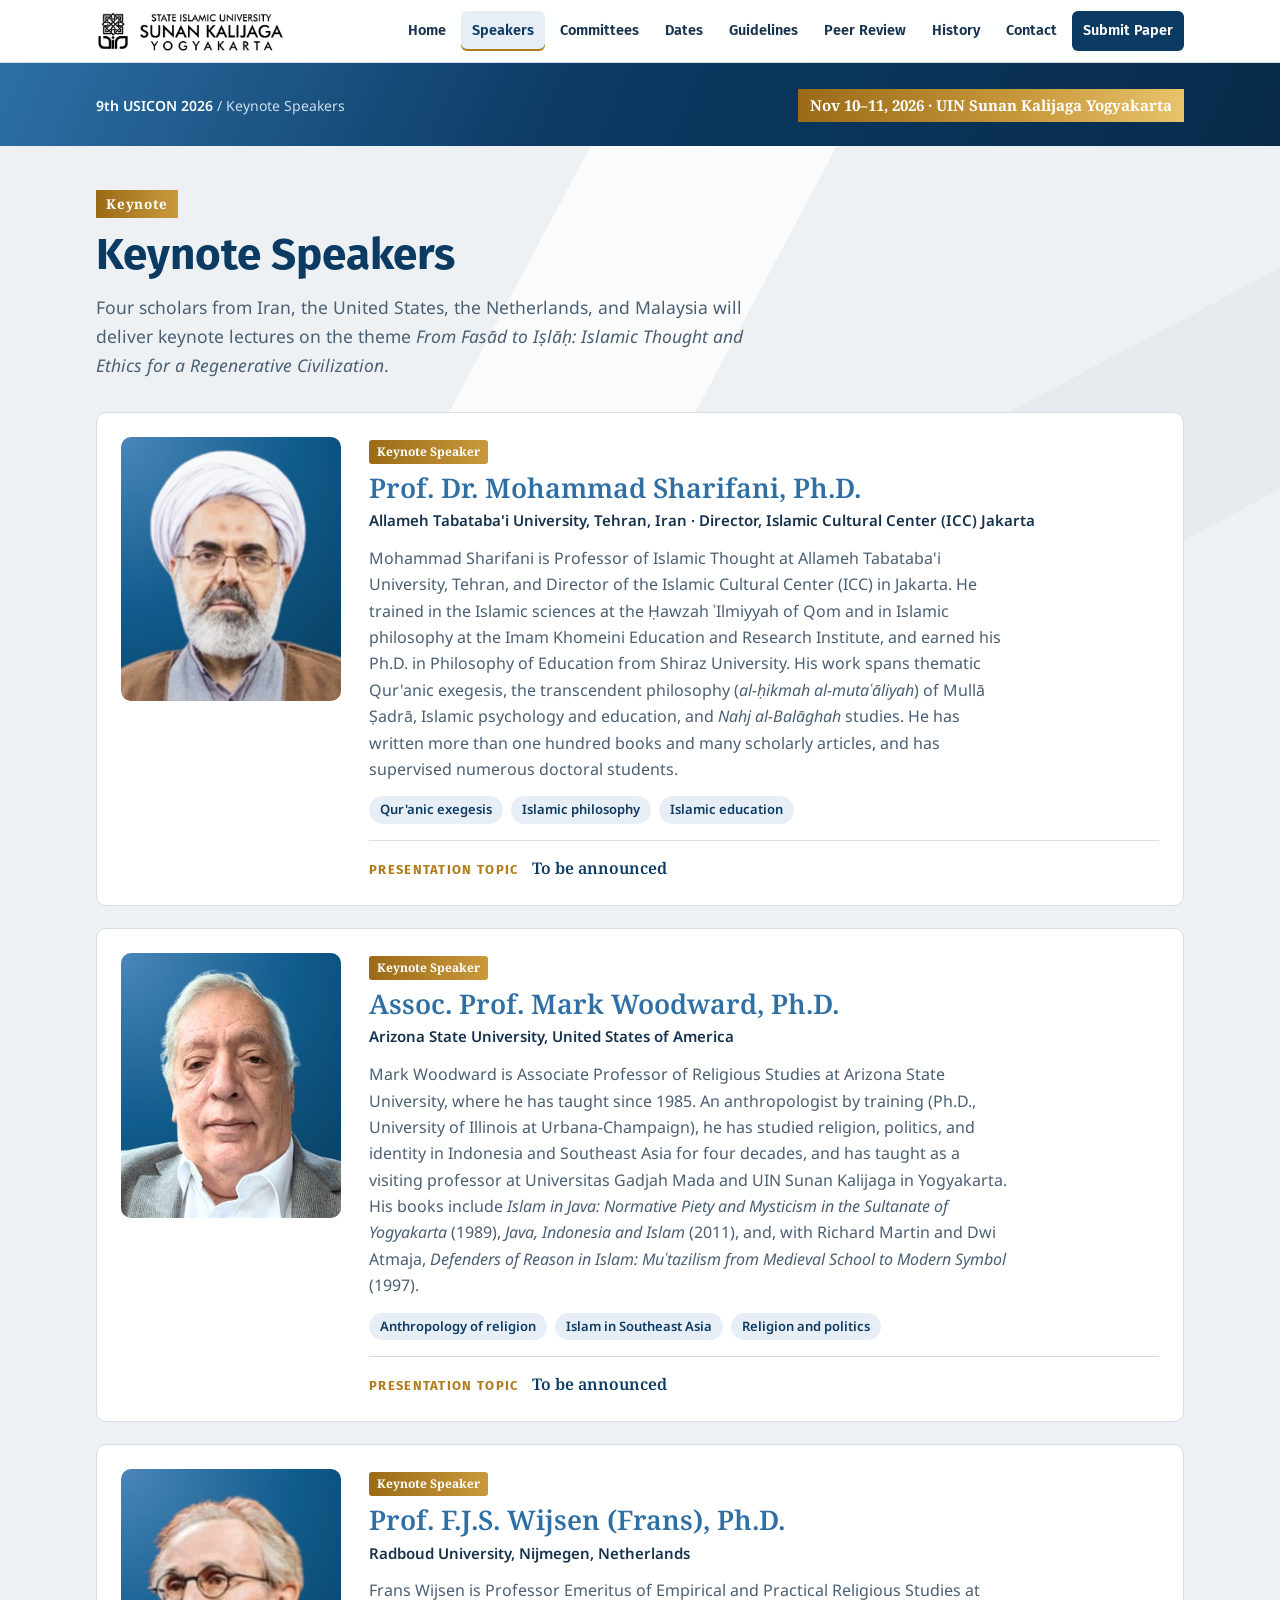
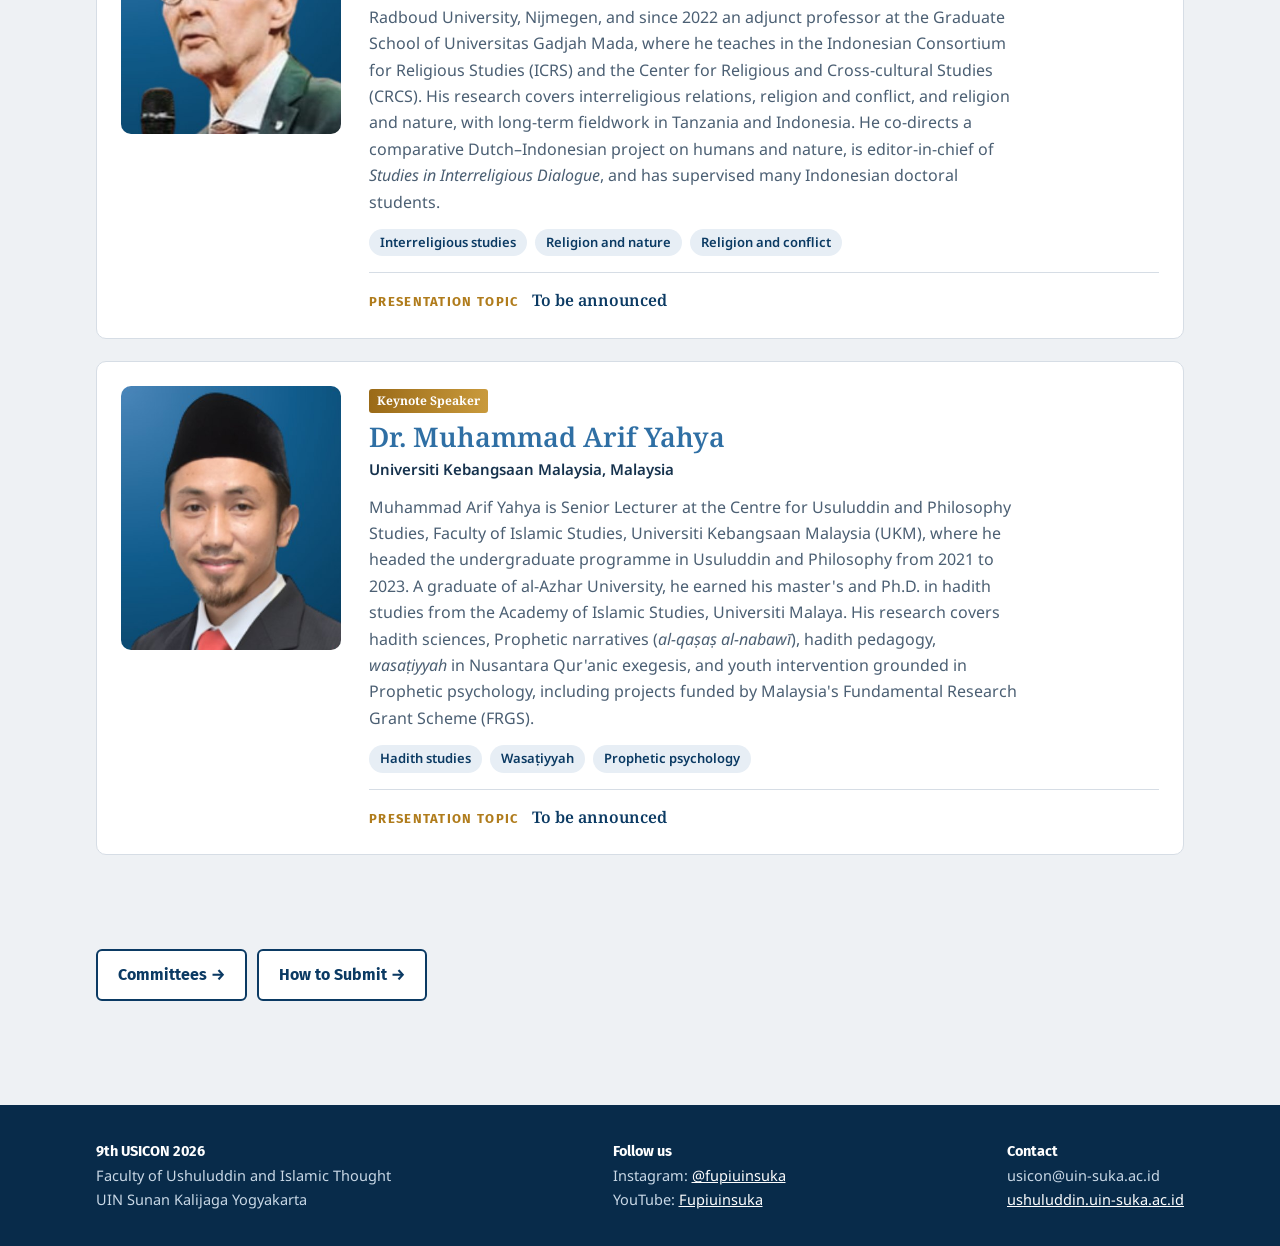
<file: speakers.html>
<!DOCTYPE html>
<html lang="en">
<head>
<meta charset="utf-8">
<meta name="viewport" content="width=device-width, initial-scale=1, viewport-fit=cover">
<title>Keynote Speakers · 9th USICON 2026</title>
<meta name="claude:viewport-fit-sides" content="cover">
<meta name="description" content="Keynote speakers of the 9th Ushuluddin International Conference (USICON) 2026: biographies and presentation topics.">
<meta property="og:title" content="Keynote Speakers · 9th USICON 2026">
<meta property="og:description" content="Keynote speakers of the 9th Ushuluddin International Conference (USICON) 2026: biographies and presentation topics.">
<meta property="og:image" content="assets/og.jpg">
<link rel="icon" type="image/png" href="assets/favicon.png">
<link rel="apple-touch-icon" href="assets/apple-touch-icon.png">
<link rel="shortcut icon" href="assets/favicon.ico">
<link rel="preconnect" href="https://fonts.googleapis.com">
<link rel="preconnect" href="https://fonts.gstatic.com" crossorigin>
<link rel="stylesheet" href="https://fonts.googleapis.com/css2?family=Fira+Sans:wght@500;600;700;800&family=Noto+Sans:wght@400;500;600&family=Noto+Serif:ital,wght@0,600;0,700;1,600&display=swap">
<link rel="stylesheet" href="assets/style.css?v=20261027">
</head>
<body>
<header class="top">
  <div class="wrap">
    <a class="brand" href="index.html" aria-label="9th USICON 2026 home">
      <img src="assets/logo-uin.png" alt="State Islamic University Sunan Kalijaga Yogyakarta" width="518" height="115">
    </a>
    <button class="menu-btn" id="menuBtn" aria-expanded="false" aria-controls="nav">Menu</button>
    <nav class="nav" id="nav">
      <a href="index.html">Home</a>
      <a href="speakers.html" aria-current="page">Speakers</a>
      <a href="committees.html">Committees</a>
      <a href="dates.html">Dates</a>
      <a href="guidelines.html">Guidelines</a>
      <a href="peer-review.html">Peer Review</a>
      <a href="previous.html">History</a>
      <a href="contact.html">Contact</a>
      <a class="cta" href="submission.html">Submit Paper</a>
    </nav>
  </div>
</header>

<div class="subhead"><div class="wrap">
  <div class="crumb"><a href="index.html">9th USICON 2026</a> / Keynote Speakers</div>
  <div class="meta">Nov 10–11, 2026 · UIN Sunan Kalijaga Yogyakarta</div>
</div></div>
<main class="page">
<section id="speakers">
  <div class="wrap">
    <span class="eyebrow">Keynote</span>
    <h1 class="h2">Keynote Speakers</h1>
    <p class="lead">Four scholars from Iran, the United States, the Netherlands, and Malaysia will deliver keynote lectures on the theme <em>From Fasād to Iṣlāḥ: Islamic Thought and Ethics for a Regenerative Civilization</em>.</p>
    <div class="kn-list">
      <article class="kn" id="speaker-1">
        <img src="assets/speaker-1.jpg" alt="Prof. Dr. Mohammad Sharifani, Ph.D." width="420" height="505" loading="lazy">
        <div class="kn-body">
          <span class="tag">Keynote Speaker</span>
          <h2>Prof. Dr. Mohammad Sharifani, Ph.D.</h2>
          <p class="kn-aff">Allameh Tabataba'i University, Tehran, Iran · Director, Islamic Cultural Center (ICC) Jakarta</p>
          <p class="kn-bio">Mohammad Sharifani is Professor of Islamic Thought at Allameh Tabataba'i University, Tehran, and Director of the Islamic Cultural Center (ICC) in Jakarta. He trained in the Islamic sciences at the Ḥawzah ʿIlmiyyah of Qom and in Islamic philosophy at the Imam Khomeini Education and Research Institute, and earned his Ph.D. in Philosophy of Education from Shiraz University. His work spans thematic Qur'anic exegesis, the transcendent philosophy (<em>al-ḥikmah al-mutaʿāliyah</em>) of Mullā Ṣadrā, Islamic psychology and education, and <em>Nahj al-Balāghah</em> studies. He has written more than one hundred books and many scholarly articles, and has supervised numerous doctoral students.</p>
          <ul class="kn-tags"><li>Qur'anic exegesis</li><li>Islamic philosophy</li><li>Islamic education</li></ul>
          <div class="kn-topic"><b>Presentation topic</b><span>To be announced</span></div>
        </div>
      </article>
      <article class="kn" id="speaker-2">
        <img src="assets/speaker-2.jpg" alt="Assoc. Prof. Mark Woodward, Ph.D." width="420" height="505" loading="lazy">
        <div class="kn-body">
          <span class="tag">Keynote Speaker</span>
          <h2>Assoc. Prof. Mark Woodward, Ph.D.</h2>
          <p class="kn-aff">Arizona State University, United States of America</p>
          <p class="kn-bio">Mark Woodward is Associate Professor of Religious Studies at Arizona State University, where he has taught since 1985. An anthropologist by training (Ph.D., University of Illinois at Urbana-Champaign), he has studied religion, politics, and identity in Indonesia and Southeast Asia for four decades, and has taught as a visiting professor at Universitas Gadjah Mada and UIN Sunan Kalijaga in Yogyakarta. His books include <em>Islam in Java: Normative Piety and Mysticism in the Sultanate of Yogyakarta</em> (1989), <em>Java, Indonesia and Islam</em> (2011), and, with Richard Martin and Dwi Atmaja, <em>Defenders of Reason in Islam: Muʿtazilism from Medieval School to Modern Symbol</em> (1997).</p>
          <ul class="kn-tags"><li>Anthropology of religion</li><li>Islam in Southeast Asia</li><li>Religion and politics</li></ul>
          <div class="kn-topic"><b>Presentation topic</b><span>To be announced</span></div>
        </div>
      </article>
      <article class="kn" id="speaker-3">
        <img src="assets/speaker-3.jpg" alt="Prof. F.J.S. Wijsen (Frans), Ph.D." width="420" height="505" loading="lazy">
        <div class="kn-body">
          <span class="tag">Keynote Speaker</span>
          <h2>Prof. F.J.S. Wijsen (Frans), Ph.D.</h2>
          <p class="kn-aff">Radboud University, Nijmegen, Netherlands</p>
          <p class="kn-bio">Frans Wijsen is Professor Emeritus of Empirical and Practical Religious Studies at Radboud University, Nijmegen, and since 2022 an adjunct professor at the Graduate School of Universitas Gadjah Mada, where he teaches in the Indonesian Consortium for Religious Studies (ICRS) and the Center for Religious and Cross-cultural Studies (CRCS). His research covers interreligious relations, religion and conflict, and religion and nature, with long-term fieldwork in Tanzania and Indonesia. He co-directs a comparative Dutch–Indonesian project on humans and nature, is editor-in-chief of <em>Studies in Interreligious Dialogue</em>, and has supervised many Indonesian doctoral students.</p>
          <ul class="kn-tags"><li>Interreligious studies</li><li>Religion and nature</li><li>Religion and conflict</li></ul>
          <div class="kn-topic"><b>Presentation topic</b><span>To be announced</span></div>
        </div>
      </article>
      <article class="kn" id="speaker-4">
        <img src="assets/speaker-4.jpg" alt="Dr. Muhammad Arif Yahya" width="420" height="505" loading="lazy">
        <div class="kn-body">
          <span class="tag">Keynote Speaker</span>
          <h2>Dr. Muhammad Arif Yahya</h2>
          <p class="kn-aff">Universiti Kebangsaan Malaysia, Malaysia</p>
          <p class="kn-bio">Muhammad Arif Yahya is Senior Lecturer at the Centre for Usuluddin and Philosophy Studies, Faculty of Islamic Studies, Universiti Kebangsaan Malaysia (UKM), where he headed the undergraduate programme in Usuluddin and Philosophy from 2021 to 2023. A graduate of al-Azhar University, he earned his master's and Ph.D. in hadith studies from the Academy of Islamic Studies, Universiti Malaya. His research covers hadith sciences, Prophetic narratives (<em>al-qaṣaṣ al-nabawī</em>), hadith pedagogy, <em>wasaṭiyyah</em> in Nusantara Qur'anic exegesis, and youth intervention grounded in Prophetic psychology, including projects funded by Malaysia's Fundamental Research Grant Scheme (FRGS).</p>
          <ul class="kn-tags"><li>Hadith studies</li><li>Wasaṭiyyah</li><li>Prophetic psychology</li></ul>
          <div class="kn-topic"><b>Presentation topic</b><span>To be announced</span></div>
        </div>
      </article>
    </div>
  </div>
</section>
<section style="padding-top:0"><div class="wrap"><div class="next-links"><a class="btn ghost" href="committees.html">Committees →</a><a class="btn ghost" href="submission.html">How to Submit →</a></div></div></section>
</main>

<footer>
  <div class="wrap">
    <div><b>9th USICON 2026</b><br>Faculty of Ushuluddin and Islamic Thought<br>UIN Sunan Kalijaga Yogyakarta</div>
    <div><b>Follow us</b><br>Instagram: <a href="https://www.instagram.com/fupiuinsuka/" target="_blank" rel="noopener">@fupiuinsuka</a><br>YouTube: <a href="https://www.youtube.com/@Fupiuinsuka" target="_blank" rel="noopener">Fupiuinsuka</a></div>
    <div><b>Contact</b><br>usicon@uin-suka.ac.id<br><a href="https://ushuluddin.uin-suka.ac.id/" target="_blank" rel="noopener">ushuluddin.uin-suka.ac.id</a></div>
  </div>
</footer>

<script src="assets/main.js?v=20261027"></script>
</body>
</html>
</file>
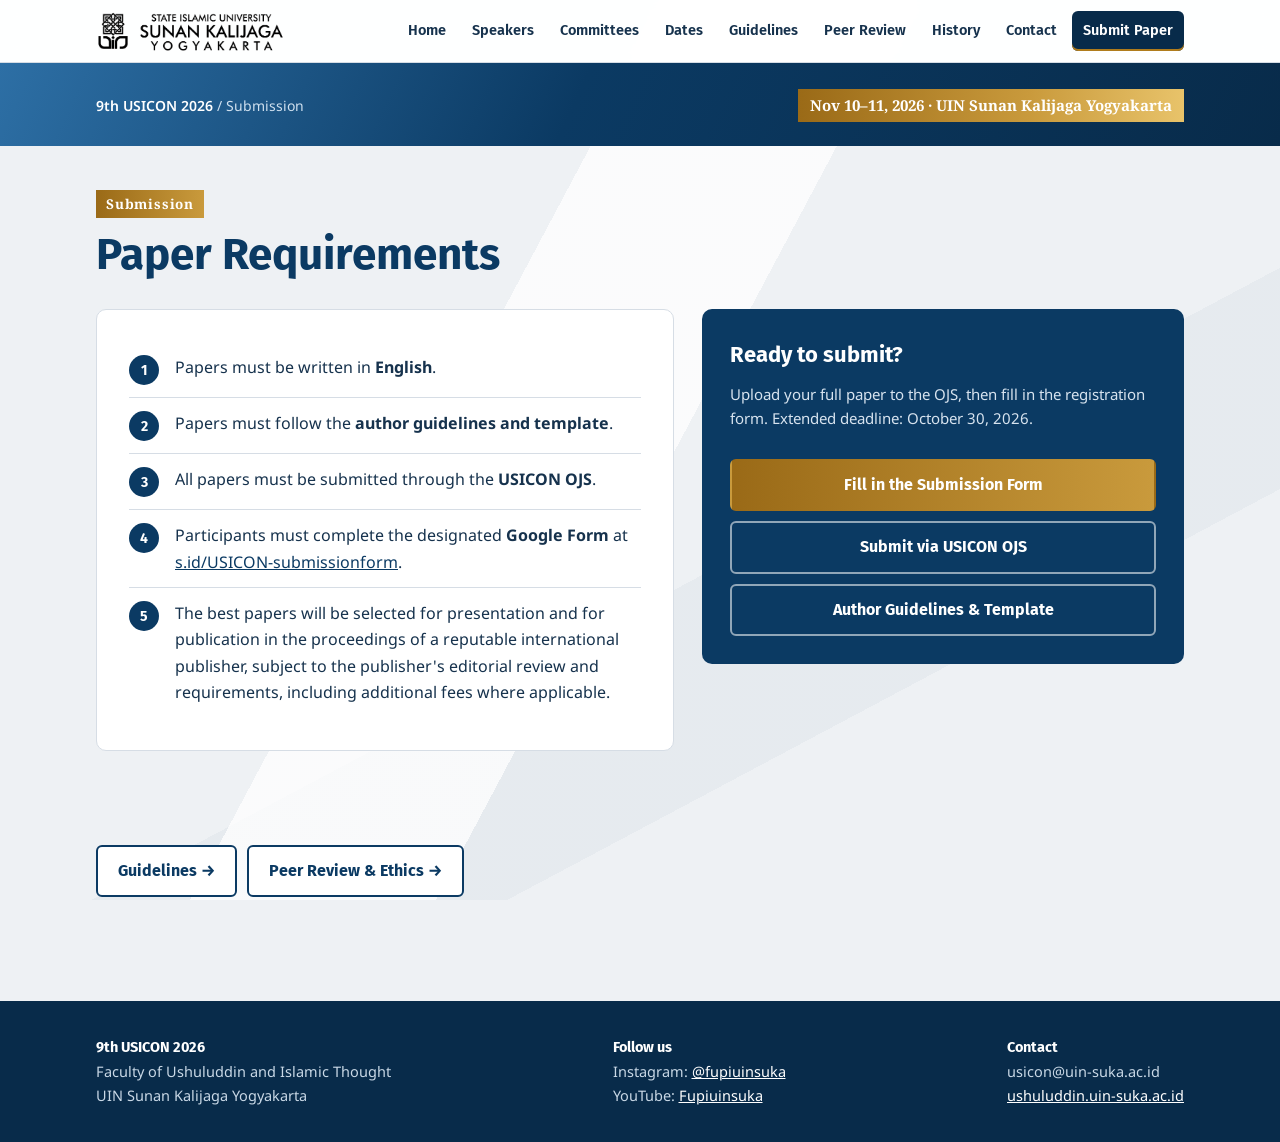
<file: submission.html>
<!DOCTYPE html>
<html lang="en">
<head>
<meta charset="utf-8">
<meta name="viewport" content="width=device-width, initial-scale=1, viewport-fit=cover">
<title>Submission · 9th USICON 2026</title>
<meta name="claude:viewport-fit-sides" content="cover">
<meta name="description" content="Paper requirements and submission procedure for the 9th Ushuluddin International Conference (USICON) 2026, Faculty of Ushuluddin and Islamic Thought, UIN Sunan Kalijaga Yogyakarta, November 10–11, 2026.">
<meta property="og:title" content="Submission · 9th USICON 2026">
<meta property="og:description" content="Paper requirements and submission procedure for the 9th Ushuluddin International Conference (USICON) 2026, Faculty of Ushuluddin and Islamic Thought, UIN Sunan Kalijaga Yogyakarta, November 10–11, 2026.">
<meta property="og:image" content="assets/og.jpg">
<link rel="icon" type="image/png" href="assets/favicon.png">
<link rel="apple-touch-icon" href="assets/apple-touch-icon.png">
<link rel="shortcut icon" href="assets/favicon.ico">
<link rel="preconnect" href="https://fonts.googleapis.com">
<link rel="preconnect" href="https://fonts.gstatic.com" crossorigin>
<link rel="stylesheet" href="https://fonts.googleapis.com/css2?family=Fira+Sans:wght@500;600;700;800&family=Noto+Sans:wght@400;500;600&family=Noto+Serif:ital,wght@0,600;0,700;1,600&display=swap">
<link rel="stylesheet" href="assets/style.css?v=20261027">
</head>
<body>
<header class="top">
  <div class="wrap">
    <a class="brand" href="index.html" aria-label="9th USICON 2026 home">
      <img src="assets/logo-uin.png" alt="State Islamic University Sunan Kalijaga Yogyakarta" width="518" height="115">
    </a>
    <button class="menu-btn" id="menuBtn" aria-expanded="false" aria-controls="nav">Menu</button>
    <nav class="nav" id="nav">
      <a href="index.html">Home</a>
      <a href="speakers.html">Speakers</a>
      <a href="committees.html">Committees</a>
      <a href="dates.html">Dates</a>
      <a href="guidelines.html">Guidelines</a>
      <a href="peer-review.html">Peer Review</a>
      <a href="previous.html">History</a>
      <a href="contact.html">Contact</a>
      <a class="cta" href="submission.html" aria-current="page">Submit Paper</a>
    </nav>
  </div>
</header>

<div class="subhead"><div class="wrap">
  <div class="crumb"><a href="index.html">9th USICON 2026</a> / Submission</div>
  <div class="meta">Nov 10–11, 2026 · UIN Sunan Kalijaga Yogyakarta</div>
</div></div>
<main class="page">
<section id="submission">
  <div class="wrap">
    <span class="eyebrow">Submission</span>
    <h1 class="h2">Paper Requirements</h1>
    <div class="sub-grid">
      <div class="panel">
        <ol class="reqs">
          <li><span>Papers must be written in <strong>English</strong>.</span></li>
          <li><span>Papers must follow the <strong>author guidelines and template</strong>.</span></li>
          <li><span>All papers must be submitted through the <strong>USICON OJS</strong>.</span></li>
          <li><span>Participants must complete the designated <strong>Google Form</strong> at <a href="https://s.id/USICON-submissionform" target="_blank" rel="noopener">s.id/USICON-submissionform</a>.</span></li>
          <li><span>The best papers will be selected for presentation and for publication in the proceedings of a reputable international publisher, subject to the publisher's editorial review and requirements, including additional fees where applicable.</span></li>
        </ol>
      </div>
      <aside class="howto">
        <h3>Ready to submit?</h3>
        <p>Upload your full paper to the OJS, then fill in the registration form. Extended deadline: October 30, 2026.</p>
        <a class="btn gold" href="https://s.id/USICON-submissionform" target="_blank" rel="noopener">Fill in the Submission Form</a>
        <a class="btn ghost" id="ojsLink" href="#" target="_blank" rel="noopener">Submit via USICON OJS</a>
        <a class="btn ghost" id="tplLink" href="#" target="_blank" rel="noopener">Author Guidelines &amp; Template</a>
        <div class="note" id="linkNote">The OJS and template links will be posted here soon.</div>
      </aside>
    </div>
  </div>
</section>
<section style="padding-top:0"><div class="wrap"><div class="next-links"><a class="btn ghost" href="guidelines.html">Guidelines →</a><a class="btn ghost" href="peer-review.html">Peer Review & Ethics →</a></div></div></section>
</main>

<footer>
  <div class="wrap">
    <div><b>9th USICON 2026</b><br>Faculty of Ushuluddin and Islamic Thought<br>UIN Sunan Kalijaga Yogyakarta</div>
    <div><b>Follow us</b><br>Instagram: <a href="https://www.instagram.com/fupiuinsuka/" target="_blank" rel="noopener">@fupiuinsuka</a><br>YouTube: <a href="https://www.youtube.com/@Fupiuinsuka" target="_blank" rel="noopener">Fupiuinsuka</a></div>
    <div><b>Contact</b><br>usicon@uin-suka.ac.id<br><a href="https://ushuluddin.uin-suka.ac.id/" target="_blank" rel="noopener">ushuluddin.uin-suka.ac.id</a></div>
  </div>
</footer>

<script src="assets/main.js?v=20261027"></script>
</body>
</html>
</file>
<file: assets/style.css>
/* Layout: the flyer as a page — pale stone ground with faint diagonal planes, deep-blue panels, gold bands for dates and labels. */
:root{
  --ground:#eef1f4;
  --paper:#ffffff;
  --ink:#16324d;
  --ink-soft:#4b5f73;
  --navy:#0b3a63;
  --navy-deep:#082b4a;
  --blue:#3f82b8;
  --gold-1:#9a6a17;
  --gold-2:#e8c36a;
  --gold-text:#b07c1c;
  --line:#d6dde5;
  --f-display:"Fira Sans","Segoe UI",Roboto,Arial,sans-serif;
  --f-body:"Noto Sans","Segoe UI",Roboto,Arial,sans-serif;
  --f-serif:"Noto Serif",Georgia,"Times New Roman",serif;
  --gutter-l:max(16px, env(safe-area-inset-left, 0px));
  --gutter-r:max(16px, env(safe-area-inset-right, 0px));
  color-scheme:light;
}
*{box-sizing:border-box}
html{scroll-behavior:smooth;scroll-padding-top:76px}
@media (prefers-reduced-motion:reduce){html{scroll-behavior:auto}*{animation:none!important;transition:none!important}}
body{
  margin:0;font-family:var(--f-body);font-size:16px;line-height:1.65;color:var(--ink);
  background:
    linear-gradient(118deg, transparent 0 38%, rgba(255,255,255,.75) 38% 52%, transparent 52%),
    linear-gradient(152deg, transparent 0 60%, rgba(11,58,99,.035) 60% 74%, transparent 74%),
    var(--ground);
  background-attachment:fixed;
}
img{max-width:100%;display:block}
a{color:var(--navy)}
:focus-visible{outline:3px solid var(--gold-2);outline-offset:2px}
.wrap{max-width:1120px;margin:0 auto;padding-left:var(--gutter-l);padding-right:var(--gutter-r)}
h1,h2,h3{font-family:var(--f-display);text-wrap:balance;margin:0}
.diac{font-feature-settings:"kern"}

/* Header */
body::before{content:"";position:fixed;inset:0 0 auto;height:env(safe-area-inset-top,0px);z-index:60;background:rgba(255,255,255,.94)}
.top{position:sticky;top:env(safe-area-inset-top,0px);z-index:50;background:rgba(255,255,255,.94);backdrop-filter:blur(8px);border-bottom:1px solid var(--line)}
.top .wrap{display:flex;align-items:center;gap:20px;padding-block:10px}
.brand{display:flex;align-items:center;gap:12px;text-decoration:none;color:var(--navy);flex-shrink:0}
.brand img{height:42px;width:auto}
.nav{display:flex;gap:4px;margin-left:auto;flex-wrap:wrap;justify-content:flex-end}
.nav a{font-family:var(--f-display);font-weight:600;font-size:14.5px;white-space:nowrap;text-decoration:none;color:var(--ink);padding:8px 11px;border-radius:6px}
.nav a:hover{background:#e7eef5;color:var(--navy)}
.nav a.cta{background:var(--navy);color:#fff}
.nav a.cta:hover{background:var(--navy-deep)}
.menu-btn{display:none;margin-left:auto;font:600 15px var(--f-display);background:var(--navy);color:#fff;border:0;border-radius:6px;padding:9px 14px;cursor:pointer}
@media (max-width:1100px){
  .menu-btn{display:block}
  .nav{display:none;position:absolute;left:0;right:0;top:100%;background:#fff;border-bottom:1px solid var(--line);flex-direction:column;padding:8px var(--gutter-r) 14px var(--gutter-l);gap:2px}
  .nav.open{display:flex}
  .nav a{padding:11px 12px}
}

/* Hero */
.hero{padding-block:56px 40px;text-align:center}
.badges{display:flex;justify-content:center;margin-bottom:26px}
.badges img{height:58px;width:auto}
.edition{font-family:var(--f-display);font-weight:800;color:var(--navy);font-size:clamp(52px,9vw,96px);line-height:1;letter-spacing:-.5px}
.edition-sub{font-family:var(--f-display);font-weight:600;color:var(--navy);font-size:clamp(19px,2.6vw,27px);margin-top:6px}
.goldband{display:inline-flex;flex-wrap:wrap;justify-content:center;gap:4px 14px;margin-top:22px;padding:10px 22px;background:linear-gradient(90deg,var(--gold-1),#c99a3c 55%,var(--gold-2));color:#fff;font-family:var(--f-serif);font-weight:700;font-size:clamp(16px,2.2vw,22px);line-height:1.3}
.goldband span+span{border-left:2px solid rgba(255,255,255,.7);padding-left:14px}
@media (max-width:560px){.goldband span+span{border-left:0;padding-left:0}}
.cfp{display:inline-block;margin-top:30px;padding:6px 18px;border:1.5px solid var(--gold-text);font-family:var(--f-serif);font-weight:700;font-size:clamp(20px,2.6vw,28px);color:var(--gold-text);background:rgba(255,255,255,.6)}
.cfp i{font-weight:600}
.theme-main{margin-top:18px;font-weight:700;font-size:clamp(40px,7.4vw,84px);line-height:1.05;background:linear-gradient(90deg,var(--blue),var(--navy) 70%);-webkit-background-clip:text;background-clip:text;color:transparent;padding-bottom:6px}
.theme-sub{font-weight:600;font-size:clamp(24px,4vw,46px);line-height:1.15;color:var(--navy);max-width:900px;margin:8px auto 0}
.hero-actions{display:flex;flex-wrap:wrap;justify-content:center;gap:12px;margin-top:32px}
.btn{display:inline-flex;align-items:center;gap:8px;font-family:var(--f-display);font-weight:700;font-size:16px;text-decoration:none;padding:13px 22px;border-radius:6px;border:2px solid var(--navy);transition:transform .15s}
.btn:hover{transform:translateY(-2px)}
.btn.primary{background:linear-gradient(135deg,var(--blue),var(--navy) 60%);color:#fff;border-color:transparent}
.btn.ghost{background:#fff;color:var(--navy)}
.btn.gold{background:linear-gradient(90deg,var(--gold-1),#c99a3c);color:#fff;border-color:transparent}

/* Countdown */
.countdown{margin:40px auto 0;max-width:760px;display:grid;grid-template-columns:auto 1fr;align-items:stretch;background:var(--navy);color:#fff;border-radius:10px;overflow:hidden;text-align:left;box-shadow:0 14px 30px -18px rgba(8,43,74,.7)}
.cd-label{background:linear-gradient(180deg,var(--gold-1),#c99a3c);padding:16px 20px;font-family:var(--f-serif);font-weight:700;display:flex;flex-direction:column;justify-content:center;line-height:1.3;max-width:220px}
.cd-label small{font-family:var(--f-body);font-weight:500;font-size:13px;opacity:.92}
.cd-units{display:grid;grid-template-columns:repeat(4,1fr);gap:4px;padding:14px 16px}
.cd-units div{text-align:center}
.cd-units b{display:block;font-family:var(--f-display);font-size:clamp(28px,5vw,40px);font-weight:700;font-variant-numeric:tabular-nums;line-height:1.1}
.cd-units span{font-size:12px;letter-spacing:.12em;text-transform:uppercase;opacity:.8}
@media (max-width:560px){.countdown{grid-template-columns:1fr}.cd-label{max-width:none;text-align:center}}

/* Sections */
section{padding-block:64px}
.eyebrow{display:inline-block;background:linear-gradient(90deg,var(--gold-1),#c99a3c);color:#fff;font-family:var(--f-serif);font-weight:700;font-size:13.5px;letter-spacing:.06em;padding:3px 10px;margin-bottom:12px}
h2{font-size:clamp(30px,4.4vw,44px);color:var(--navy);line-height:1.12}
.lead{font-size:17.5px;color:var(--ink-soft);max-width:68ch;margin:14px 0 0}
.panel{background:var(--paper);border:1px solid var(--line);border-radius:10px;padding:32px}

/* About */
.about-grid{display:grid;grid-template-columns:1.35fr 1fr;gap:40px;align-items:start}
.about-grid p{margin:0 0 14px;max-width:66ch}
.about-text{min-width:0}
.terms{display:grid;gap:14px;margin-top:6px}
.term{background:var(--paper);border:1px solid var(--line);border-radius:10px;padding:18px 20px}
.term h3{font-family:var(--f-serif);font-size:21px;color:var(--navy)}
.term h3 small{font-family:var(--f-body);font-weight:500;font-size:15px;color:var(--gold-text);margin-left:6px}
.term p{margin:6px 0 0;font-size:15px;color:var(--ink-soft)}
.term.to{background:var(--navy);border-color:var(--navy);color:#fff}
.term.to h3{color:#fff}.term.to h3 small{color:var(--gold-2)}.term.to p{color:#d7e3ef}
.arrow{text-align:center;font-family:var(--f-serif);color:var(--gold-text);font-size:22px;line-height:1}
@media (max-width:820px){.about-grid{grid-template-columns:1fr}}

/* Sub-themes */
.themes{display:grid;grid-template-columns:repeat(2,1fr);gap:18px;margin-top:32px}
.theme{display:grid;grid-template-columns:92px 1fr;align-items:center;gap:18px;background:linear-gradient(115deg,#2d6fa5 0%,var(--navy) 45%,var(--navy-deep) 100%);border-radius:8px;padding:12px 22px 12px 12px;color:#fff;min-height:112px}
.theme .num{background:#fff;border-radius:6px;height:88px;display:grid;place-items:center;font-family:var(--f-serif);font-weight:700;font-size:58px;line-height:1;color:var(--gold-text);background-image:linear-gradient(#fff,#f3f5f8)}
.theme .num span{background:linear-gradient(180deg,var(--gold-2),var(--gold-1) 75%);-webkit-background-clip:text;background-clip:text;color:transparent}
.theme div:last-child{min-width:0}
.theme h3{font-family:var(--f-body);font-size:17px;font-weight:600;line-height:1.35}
.theme p{margin:3px 0 0;font-size:15.5px;line-height:1.4;color:#dbe7f2}
@media (max-width:820px){.themes{grid-template-columns:1fr}}
@media (max-width:440px){.theme{grid-template-columns:64px 1fr;gap:14px;padding-right:16px}.theme .num{height:70px;font-size:44px}}

/* Speakers */
.speakers{display:grid;grid-template-columns:repeat(4,1fr);gap:24px;margin-top:34px}
.speaker figure{margin:0}
.speaker img{width:100%;aspect-ratio:228/274;object-fit:cover;border-radius:12px;background:var(--navy)}
.tag{display:inline-block;margin-top:14px;background:linear-gradient(90deg,var(--gold-1),#c99a3c);color:#fff;font-family:var(--f-serif);font-weight:700;font-size:12px;padding:2px 8px;border-radius:3px}
.speaker h3{font-family:var(--f-serif);font-weight:600;font-size:21px;color:#2f6fa4;line-height:1.2;margin-top:6px}
.speaker p{margin:6px 0 0;font-size:14px;line-height:1.45;color:var(--ink-soft)}
@media (max-width:900px){.speakers{grid-template-columns:repeat(2,1fr)}}
@media (max-width:420px){.speakers{gap:16px}.speaker h3{font-size:18px}}

/* Dates */
.timeline{display:grid;grid-template-columns:repeat(3,1fr);gap:0;margin-top:34px;background:var(--paper);border:1px solid var(--line);border-radius:10px;overflow:hidden}
.step{padding:24px 26px;position:relative}
.step+.step{border-left:1px solid var(--line)}
.step .when{font-family:var(--f-serif);font-weight:700;font-size:23px;color:var(--navy);line-height:1.25;font-variant-numeric:tabular-nums}
.step .what{font-family:var(--f-display);font-weight:700;font-size:13px;letter-spacing:.12em;text-transform:uppercase;color:var(--gold-text);margin-bottom:6px}
.step p{margin:8px 0 0;font-size:15px;color:var(--ink-soft)}
.step.now{background:#f3f7fb}
.status{display:inline-block;margin-top:10px;font-size:12.5px;font-weight:600;padding:2px 9px;border-radius:99px;background:#e1ebf4;color:var(--navy)}
.status.open{background:#dcf1e3;color:#17643a}
.status.closed{background:#eceff2;color:#5b6773}
@media (max-width:760px){.timeline{grid-template-columns:1fr}.step+.step{border-left:0;border-top:1px solid var(--line)}}

/* Submission */
.sub-grid{display:grid;grid-template-columns:1.2fr 1fr;gap:28px;margin-top:30px;align-items:start}
.reqs{list-style:none;margin:0;padding:0;counter-reset:r}
.reqs li{counter-increment:r;display:grid;grid-template-columns:34px 1fr;gap:12px;padding:12px 0;border-bottom:1px solid var(--line)}
.reqs li:last-child{border-bottom:0}
.reqs li::before{content:counter(r);width:30px;height:30px;border-radius:50%;background:var(--navy);color:#fff;display:grid;place-items:center;font-family:var(--f-display);font-weight:700;font-size:14px;margin-top:1px}
.howto{background:var(--navy);color:#fff;border-radius:10px;padding:28px}
.howto h3{font-size:22px}
.howto p{color:#d7e3ef;margin:8px 0 18px;font-size:15px}
.howto .btn{width:100%;justify-content:center;margin-top:10px}
.howto .btn.ghost{background:transparent;color:#fff;border-color:rgba(255,255,255,.55)}
.howto .note{font-size:13px;color:#b9cde0;margin-top:14px}
.btn[aria-disabled="true"]{opacity:.55;pointer-events:none}
@media (max-width:820px){.sub-grid{grid-template-columns:1fr}}

/* Venue & contact */
.vc-grid{display:grid;grid-template-columns:1fr 1fr;gap:24px;margin-top:30px}
.card h3{font-size:22px;color:var(--navy)}
.card p{margin:8px 0 0;color:var(--ink-soft)}
.phone{display:flex;flex-wrap:wrap;align-items:center;gap:10px;margin-top:14px}
.phone code{font-family:var(--f-display);font-weight:700;font-size:22px;color:var(--navy);user-select:all;font-variant-numeric:tabular-nums}
.copy{font:600 13px var(--f-display);border:1px solid var(--line);background:#f4f7fa;color:var(--navy);border-radius:5px;padding:5px 10px;cursor:pointer}
.links{display:flex;flex-wrap:wrap;gap:10px;margin-top:18px}
@media (max-width:760px){.vc-grid{grid-template-columns:1fr}}

.flyer-sec .wrap{display:grid;grid-template-columns:1fr 1.1fr;gap:40px;align-items:center}
.flyer-sec img{border-radius:10px;box-shadow:0 20px 40px -24px rgba(8,43,74,.55);border:1px solid var(--line)}
@media (max-width:760px){.flyer-sec .wrap{grid-template-columns:1fr}}

/* Committees */
.committee-grid{display:grid;grid-template-columns:1fr 1fr;gap:24px;margin-top:32px}
.cbox{background:var(--paper);border:1px solid var(--line);border-radius:10px;padding:26px 28px;min-width:0}
.cbox.wide{grid-column:1/-1}
.cbox h3{font-size:21px;color:var(--navy)}
.cbox .scope{margin:4px 0 0;font-size:14px;color:var(--ink-soft)}
.people{list-style:none;margin:16px 0 0;padding:0;display:grid;gap:0}
.cbox.wide .people{grid-template-columns:repeat(2,1fr);column-gap:36px}
.people li{padding:11px 0;border-top:1px solid var(--line)}
.people b{display:block;font-family:var(--f-serif);font-weight:600;color:var(--navy);font-size:16.5px;line-height:1.35}
.people span{display:block;font-size:14px;color:var(--ink-soft);line-height:1.4;margin-top:2px}
.roles{margin:16px 0 0;display:grid;grid-template-columns:auto 1fr;gap:0}
.roles dt,.roles dd{padding:10px 0;border-top:1px solid var(--line);margin:0}
.roles dt{font-family:var(--f-display);font-weight:700;font-size:13px;letter-spacing:.06em;text-transform:uppercase;color:var(--gold-text);padding-right:20px}
.roles dd{font-family:var(--f-serif);font-weight:600;color:var(--navy);font-size:16px;line-height:1.45;min-width:0}
@media (max-width:820px){.committee-grid{grid-template-columns:1fr}.cbox.wide .people{grid-template-columns:1fr}}
@media (max-width:480px){.roles{grid-template-columns:1fr}.roles dd{border-top:0;padding-top:0}.cbox{padding:22px 18px}}

/* Guidelines */
.guide-grid{display:grid;grid-template-columns:repeat(3,1fr);gap:20px;margin-top:30px}
.gcard{background:var(--paper);border:1px solid var(--line);border-radius:10px;padding:22px 24px;min-width:0}
.gcard h3{font-size:19px;color:var(--navy)}
.gcard ul{margin:10px 0 0;padding-left:18px;font-size:15px;color:var(--ink-soft)}
.gcard li{margin:5px 0}
.fee{display:flex;flex-wrap:wrap;align-items:center;gap:14px 24px;margin-top:20px;background:linear-gradient(90deg,var(--gold-1),#c99a3c 60%,var(--gold-2));color:#fff;border-radius:10px;padding:18px 26px}
.fee b{font-family:var(--f-display);font-size:26px;letter-spacing:.02em}
.fee p{margin:0;font-size:15px;max-width:60ch}
@media (max-width:900px){.guide-grid{grid-template-columns:1fr}}

/* Peer review & ethics */
.review-steps{list-style:none;margin:30px 0 0;padding:0;display:grid;grid-template-columns:repeat(5,1fr);gap:0;background:var(--paper);border:1px solid var(--line);border-radius:10px;overflow:hidden;counter-reset:s}
.review-steps li{counter-increment:s;padding:22px 20px;min-width:0}
.review-steps li+li{border-left:1px solid var(--line)}
.review-steps li::before{content:counter(s);display:grid;place-items:center;width:34px;height:34px;border-radius:50%;background:var(--navy);color:#fff;font-family:var(--f-display);font-weight:700;margin-bottom:10px}
.review-steps b{display:block;font-family:var(--f-display);color:var(--navy);font-size:16px}
.review-steps span{display:block;font-size:14px;color:var(--ink-soft);margin-top:4px;line-height:1.45}
@media (max-width:980px){.review-steps{grid-template-columns:1fr}.review-steps li+li{border-left:0;border-top:1px solid var(--line)}}
.ethics-grid{display:grid;grid-template-columns:1fr 1fr;gap:20px;margin-top:20px}
.ethics-grid .gcard p{margin:8px 0 0;font-size:15px;color:var(--ink-soft)}
@media (max-width:820px){.ethics-grid{grid-template-columns:1fr}}

/* History */
.history{display:flex;flex-wrap:wrap;gap:10px;margin-top:24px}
.history a{display:inline-flex;flex-direction:column;text-decoration:none;background:var(--paper);border:1px solid var(--line);border-radius:8px;padding:10px 16px;color:var(--navy);font-family:var(--f-display);font-weight:700}
.history a small{font-family:var(--f-body);font-weight:500;color:var(--ink-soft);font-size:13px}
.history a:hover{border-color:var(--navy)}
.history .current{background:var(--navy);color:#fff;border-color:var(--navy)}
.history .current small{color:#cfe0ef}

footer{background:var(--navy-deep);color:#c9d8e6;margin-top:40px}
footer .wrap{padding-block:34px;display:flex;flex-wrap:wrap;gap:20px 40px;justify-content:space-between;font-size:14.5px}
footer a{color:#fff}
footer b{color:#fff;font-family:var(--f-display)}
/* Multi-page */
.subhead{background:linear-gradient(115deg,#2d6fa5 0%,var(--navy) 45%,var(--navy-deep) 100%);color:#fff}
.subhead .wrap{padding-block:26px 24px;display:flex;flex-wrap:wrap;align-items:center;justify-content:space-between;gap:10px 24px}
.subhead .crumb{font-size:14px;color:#cfe0ef}
.subhead .crumb a{color:#fff;text-decoration:none;font-weight:600}
.subhead .crumb a:hover{text-decoration:underline}
.subhead .meta{font-family:var(--f-serif);font-weight:700;font-size:15px;background:linear-gradient(90deg,var(--gold-1),#c99a3c 60%,var(--gold-2));padding:4px 12px}
h1.h2{font-size:clamp(30px,4.4vw,44px);color:var(--navy);line-height:1.12}
.page section:first-child{padding-top:44px}
.nav a[aria-current="page"]{background:#e7eef5;color:var(--navy);box-shadow:inset 0 -2px 0 var(--gold-text)}
.nav a.cta[aria-current="page"]{background:var(--navy-deep);color:#fff}
.next-links{display:flex;flex-wrap:wrap;gap:10px;margin-top:30px}
/* Flyer, full width */
.flyer-full{padding-block:56px 64px}
.flyer-full .wrap{display:flex;flex-direction:column;align-items:center;gap:18px;text-align:center}
.flyer-full img{width:100%;max-width:1080px;height:auto;border-radius:10px;box-shadow:0 24px 50px -28px rgba(8,43,74,.6);border:1px solid var(--line)}

/* Keynote speaker profiles */
.kn-list{display:grid;gap:22px;margin-top:32px}
.kn{display:grid;grid-template-columns:220px 1fr;gap:28px;background:var(--paper);border:1px solid var(--line);border-radius:10px;padding:24px;scroll-margin-top:90px}
.kn img{width:100%;height:auto;align-self:start;aspect-ratio:228/274;object-fit:cover;border-radius:10px;background:var(--navy)}
.kn-body{min-width:0}
.kn-body .tag{margin-top:0}
.kn h2{font-family:var(--f-serif);font-weight:600;font-size:clamp(22px,2.6vw,27px);color:#2f6fa4;line-height:1.2;margin-top:8px}
.kn-aff{margin:4px 0 0;font-weight:600;color:var(--ink);font-size:15px}
.kn-bio{margin:12px 0 0;color:var(--ink-soft);max-width:72ch}
.kn-tags{list-style:none;margin:14px 0 0;padding:0;display:flex;flex-wrap:wrap;gap:8px}
.kn-tags li{font-size:13px;font-weight:600;color:var(--navy);background:#e7eef5;border-radius:99px;padding:3px 11px}
.kn-topic{margin-top:16px;padding-top:14px;border-top:1px solid var(--line);display:flex;flex-wrap:wrap;gap:4px 14px;align-items:baseline}
.kn-topic b{font-family:var(--f-display);font-size:13px;letter-spacing:.1em;text-transform:uppercase;color:var(--gold-text)}
.kn-topic span{font-family:var(--f-serif);font-weight:600;color:var(--navy)}
@media (max-width:700px){.kn{grid-template-columns:1fr;padding:18px}.kn img{max-width:240px}}
.speaker a.more{display:inline-block;margin-top:8px;font-size:14px;font-weight:600}

/* Fit hero and keynote row within one laptop screen (sizes follow viewport height) */
.hero{padding-block:clamp(20px,4vh,48px) clamp(24px,4vh,40px)}
.badges{margin-bottom:clamp(10px,2vh,22px)}
.badges img{height:clamp(34px,6vh,54px)}
.edition{font-size:clamp(42px,min(8vw,9.5vh),92px)}
.edition-sub{font-size:clamp(17px,min(2.4vw,3.2vh),26px);margin-top:2px}
.goldband{margin-top:clamp(10px,2vh,20px);padding:clamp(6px,1.2vh,10px) 20px;font-size:clamp(15px,min(2vw,2.8vh),21px)}
.cfp{margin-top:clamp(12px,2.6vh,26px);padding:4px 16px;font-size:clamp(17px,min(2.4vw,3.2vh),26px)}
.theme-main{margin-top:clamp(8px,1.6vh,16px);font-size:clamp(34px,min(6.6vw,8.6vh),80px)}
.theme-sub{font-size:clamp(20px,min(3.4vw,4.4vh),40px);max-width:1080px;margin-top:2px}
.hero-actions{margin-top:clamp(14px,2.6vh,28px)}
.btn{padding:11px 20px}
.countdown{margin-top:clamp(14px,2.6vh,32px)}
.cd-label{padding:10px 18px;max-width:260px}
.cd-units{padding:8px 14px}
.cd-units b{font-size:clamp(24px,min(4vw,4.6vh),36px)}
.cd-units span{font-size:11px}

#speakers.home-speakers{padding-block:clamp(28px,5vh,56px)}
.speakers{margin-top:clamp(16px,3vh,30px);gap:22px}
.speaker img{aspect-ratio:auto;height:clamp(190px,38vh,320px);object-fit:cover;object-position:50% 15%}
.speaker h3{font-size:clamp(17px,2.4vh,20px)}
.speaker p{font-size:13.5px}
.tag{margin-top:10px}
@media (max-width:900px){.speaker img{height:auto;aspect-ratio:228/274}}
.step .ext{margin:6px 0 0;display:inline-block;font-size:12.5px;font-weight:600;color:var(--gold-1);background:#fbf3df;border-radius:4px;padding:2px 8px}
</file>
